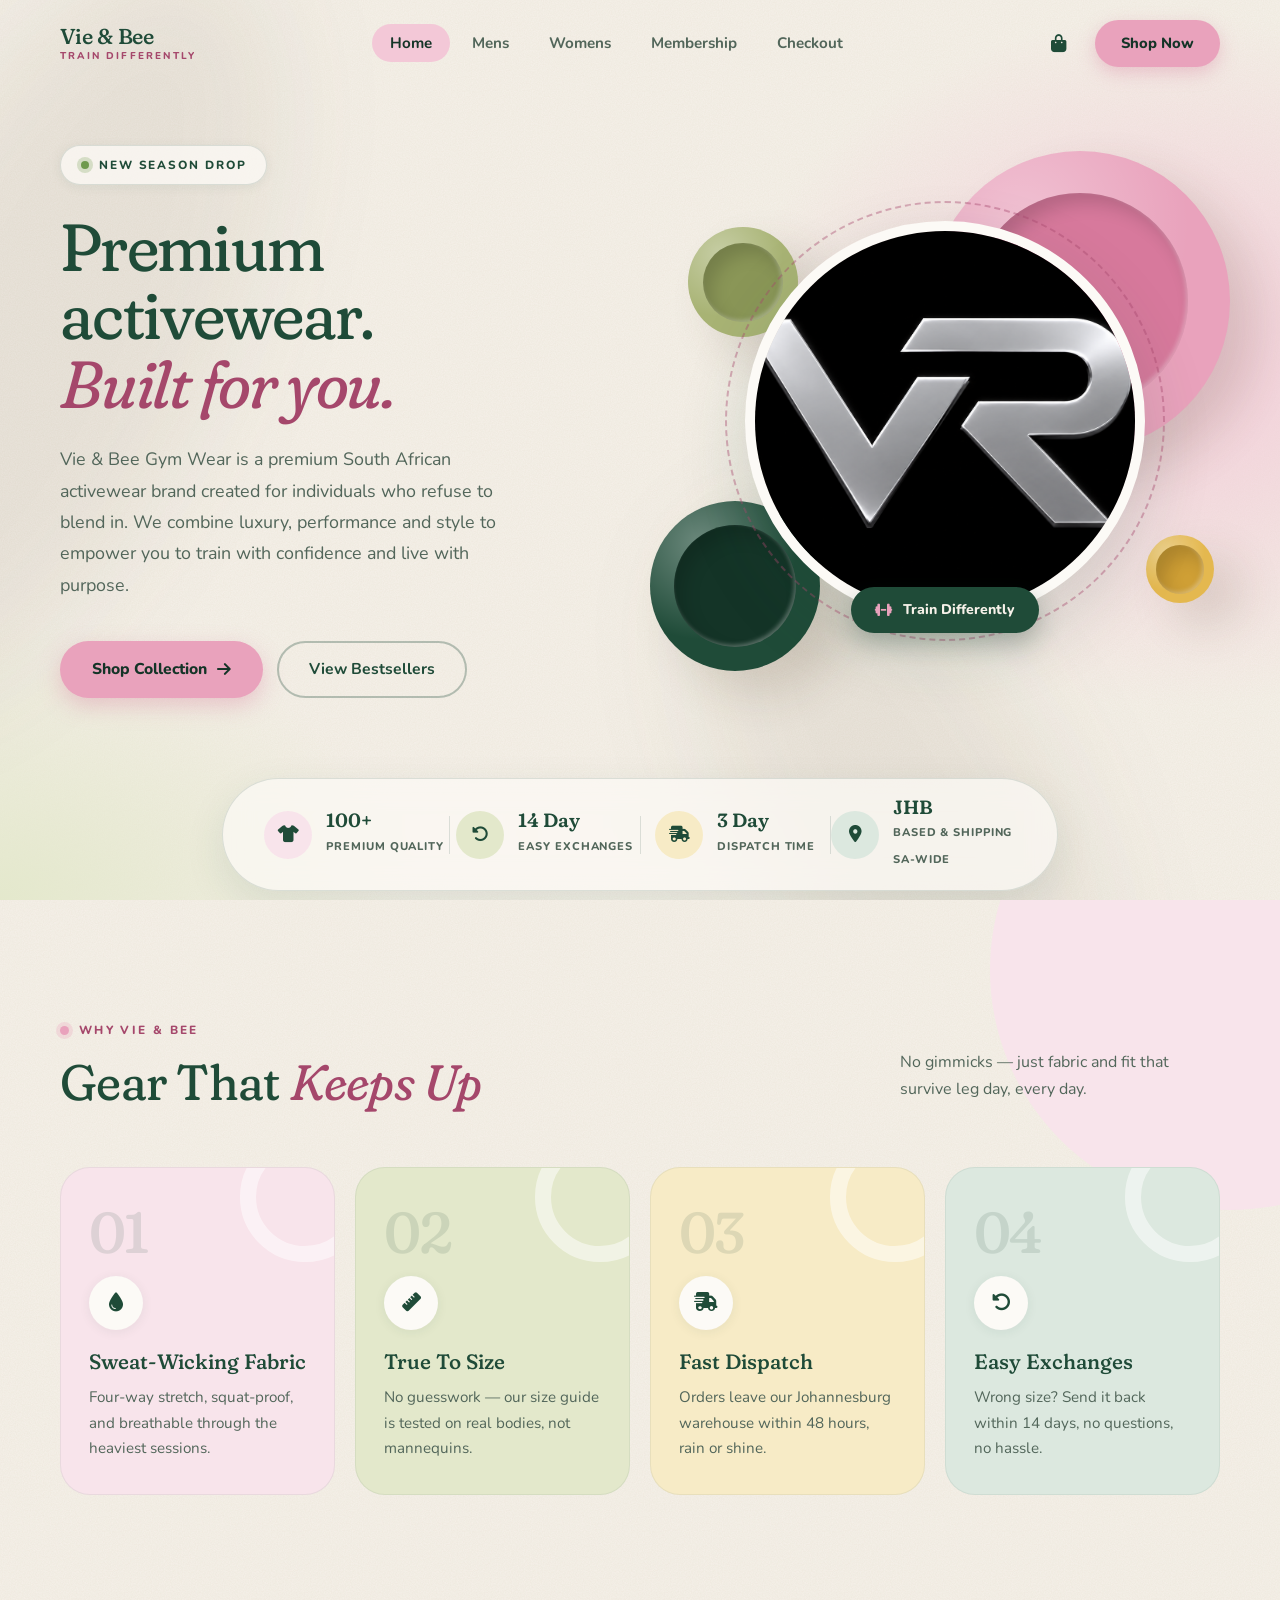
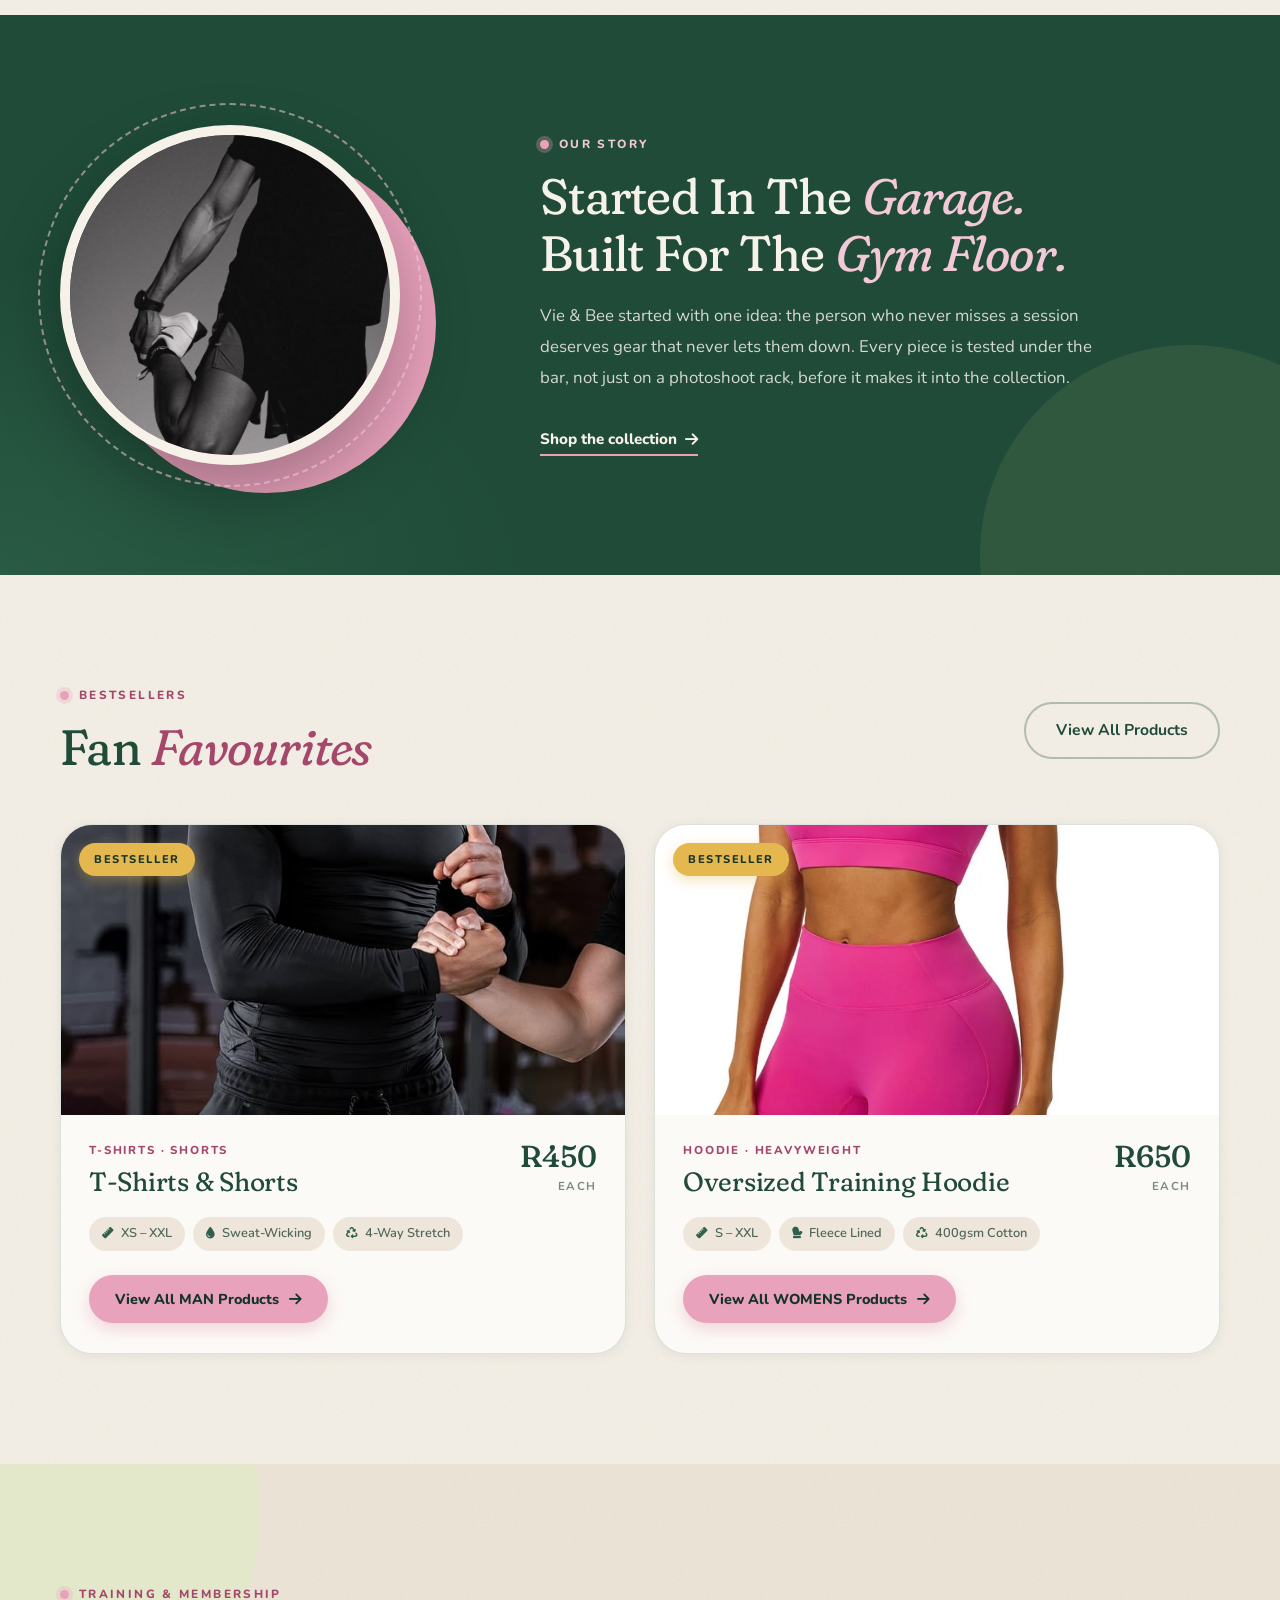
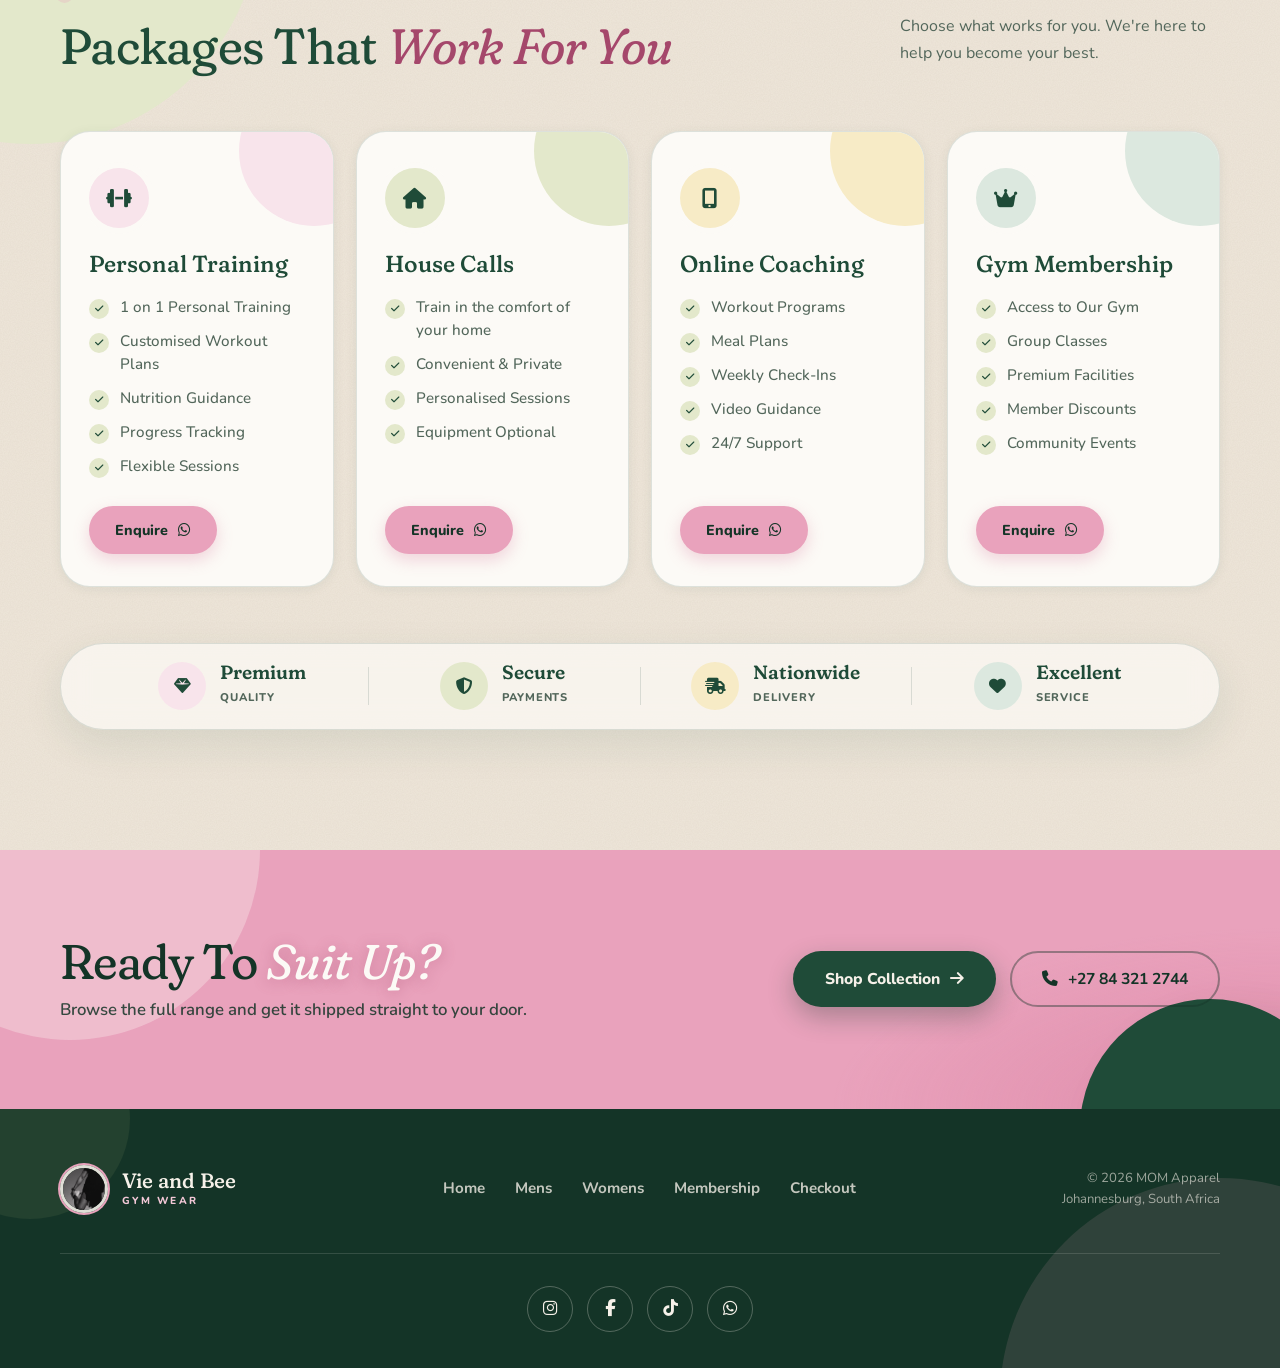
<file: index.html>
<!doctype html>
<html lang="en">
  <head>
    <meta charset="UTF-8" />
    <meta name="viewport" content="width=device-width, initial-scale=1.0" />
    <meta name="theme-color" content="#f6f1e9" />
    <title>Vie & Bee — Train Differently</title>
    <meta
      name="description"
      content="Vie & Bee is Johannesburg-based active wear built for people who train every day. Sweat-wicking fabric, true-to-size fits, and fast SA-wide dispatch."
    />
    <meta property="og:title" content="Vie & Bee — Train Differently" />
    <meta
      property="og:description"
      content="Active Wear built for people who show up every day. Shop leggings, hoodies, tanks and shorts made for training."
    />
    <meta property="og:type" content="website" />
    <meta property="og:image" content="Womans-Product/Logo.PNG" />
    <link rel="icon" href="favicon.ico" />
    <link rel="preconnect" href="https://fonts.googleapis.com" />
    <link rel="preconnect" href="https://fonts.gstatic.com" crossorigin />
    <link
      href="https://fonts.googleapis.com/css2?family=Fraunces:ital,opsz,wght,SOFT,WONK@0,9..144,300..700,0..100,0..1;1,9..144,300..700,0..100,0..1&family=Nunito:wght@400;500;600;700;800&display=swap"
      rel="stylesheet"
    />
    <link
      rel="stylesheet"
      href="https://cdnjs.cloudflare.com/ajax/libs/font-awesome/6.5.0/css/all.min.css"
    />
    <link rel="stylesheet" href="css/shared.css" />
    <link rel="stylesheet" href="css/home.css" />
  </head>
  <body>
    <!-- HEADER -->
    <header id="header">
      <nav class="navbar">
        <a href="index.html" class="nav-logo">
          <div class="nav-logo-text">
            <span class="logo-name">Vie & Bee</span>
            <span class="logo-tagline">Train Differently</span>
          </div>
        </a>
        <ul class="nav-menu">
          <li><a href="index.html" class="nav-link active">Home</a></li>
          <li><a href="Mens.html" class="nav-link">Mens</a></li>
          <li><a href="Womens.html" class="nav-link">Womens</a></li>
          <li><a href="#membership" class="nav-link">Membership</a></li>
          <li><a href="Checkout.html" class="nav-link">Checkout</a></li>
        </ul>
        <button type="button" class="cart-nav-trigger" aria-label="Open cart">
          <i class="fa-solid fa-bag-shopping"></i>
          <span class="cart-count-badge">0</span>
        </button>
        <a href="Womens.html" class="nav-cta">Shop Now</a>
        <button class="mobile-toggle" id="mobileToggle" aria-label="Menu">
          <span></span><span></span><span></span>
        </button>
      </nav>
      <div class="mobile-nav" id="mobileNav">
        <ul>
          <li><a href="index.html">Home</a></li>
          <li><a href="Mens.html">Mens</a></li>
          <li><a href="Womens.html">Womens</a></li>
          <li><a href="#membership">Membership</a></li>
          <li><a href="Checkout.html" class="cream-link">Checkout</a></li>
        </ul>
      </div>
    </header>

    <main>
      <!-- HERO -->
      <section class="hero">
        <div class="section-content hero-inner">
          <div class="hero-text">
            <div class="hero-badge">
              <span class="badge-dot"></span>
              New Season Drop
            </div>
            <h1 class="hero-title">
              Premium activewear.<br />
              <em>Built for you.</em>
            </h1>
            <p class="hero-desc">
              Vie & Bee Gym Wear is a premium South African activewear brand
              created for individuals who refuse to blend in. We combine luxury,
              performance and style to empower you to train with confidence and
              live with purpose.
            </p>
            <div class="hero-actions">
              <a href="Womens.html" class="btn-primary"
                >Shop Collection <i class="fa-solid fa-arrow-right"></i
              ></a>
              <a href="#bestsellers" class="btn-outline">View Bestsellers</a>
            </div>
          </div>

          <div class="hero-visual">
            <div class="hero-arcs" aria-hidden="true">
              <div class="arc arc-1"></div>
              <div class="arc arc-2"></div>
              <div class="arc arc-3"></div>
              <div class="arc arc-4"></div>
            </div>
            <div class="hero-logo-frame">
              <img src="Womans-Product/Logo.PNG" alt="Vie and Bee Gym wear" />
              <div class="hero-tagline-badge">
                <i class="fa-solid fa-dumbbell"></i>
                Train Differently
              </div>
            </div>
          </div>
        </div>

        <div class="section-content">
          <div class="stats-bar">
            <div class="stat-item">
              <i class="fa-solid fa-shirt stat-icon"></i>
              <div>
                <strong>100+</strong>
                <span>PREMIUM QUALITY</span>
              </div>
            </div>
            <div class="stat-sep"></div>
            <div class="stat-item">
              <i class="fa-solid fa-rotate-left stat-icon"></i>
              <div>
                <strong>14 Day</strong>
                <span>Easy Exchanges</span>
              </div>
            </div>
            <div class="stat-sep"></div>
            <div class="stat-item">
              <i class="fa-solid fa-truck-fast stat-icon"></i>
              <div>
                <strong>3 Day</strong>
                <span>Dispatch Time</span>
              </div>
            </div>
            <div class="stat-sep"></div>
            <div class="stat-item">
              <i class="fa-solid fa-location-dot stat-icon"></i>
              <div>
                <strong>JHB</strong>
                <span>Based & Shipping SA-Wide</span>
              </div>
            </div>
          </div>
        </div>
      </section>

      <!-- WHY US -->
      <section class="why-section">
        <div class="section-content">
          <div class="why-header">
            <div>
              <span class="eyebrow">Why Vie & Bee</span>
              <h2 class="section-title">Gear That <em>Keeps Up</em></h2>
            </div>
            <p class="why-intro">
              No gimmicks — just fabric and fit that survive leg day, every day.
            </p>
          </div>

          <div class="why-grid">
            <div class="why-card">
              <div class="why-num">01</div>
              <div class="why-icon"><i class="fa-solid fa-droplet"></i></div>
              <h3>Sweat-Wicking Fabric</h3>
              <p>
                Four-way stretch, squat-proof, and breathable through the
                heaviest sessions.
              </p>
            </div>
            <div class="why-card">
              <div class="why-num">02</div>
              <div class="why-icon"><i class="fa-solid fa-ruler"></i></div>
              <h3>True To Size</h3>
              <p>
                No guesswork — our size guide is tested on real bodies, not
                mannequins.
              </p>
            </div>
            <div class="why-card">
              <div class="why-num">03</div>
              <div class="why-icon"><i class="fa-solid fa-truck-fast"></i></div>
              <h3>Fast Dispatch</h3>
              <p>
                Orders leave our Johannesburg warehouse within 48 hours, rain or
                shine.
              </p>
            </div>
            <div class="why-card">
              <div class="why-num">04</div>
              <div class="why-icon">
                <i class="fa-solid fa-rotate-left"></i>
              </div>
              <h3>Easy Exchanges</h3>
              <p>
                Wrong size? Send it back within 14 days, no questions, no
                hassle.
              </p>
            </div>
          </div>
        </div>
      </section>

      <!-- ABOUT STRIP -->
      <section class="about-strip">
        <div class="section-content about-strip-inner">
          <div class="about-strip-img">
            <img src="Mans-Product/Man4.jpg" alt="MOM Apparel" />
          </div>
          <div class="about-strip-text">
            <span class="eyebrow">Our Story</span>
            <h2 class="section-title">
              Started In The <em>Garage.</em><br />Built For The
              <em>Gym Floor.</em>
            </h2>
            <p>
              Vie & Bee started with one idea: the person who never misses a
              session deserves gear that never lets them down. Every piece is
              tested under the bar, not just on a photoshoot rack, before it
              makes it into the collection.
            </p>
            <a href="Womens.html" class="text-link"
              >Shop the collection <i class="fa-solid fa-arrow-right"></i
            ></a>
          </div>
        </div>
      </section>

      <!-- BESTSELLERS -->
      <section class="fleet-section" id="bestsellers">
        <div class="section-content">
          <div class="fleet-header">
            <div>
              <span class="eyebrow">Bestsellers</span>
              <h2 class="section-title">Fan <em>Favourites</em></h2>
            </div>
            <a href="Mens.html" class="btn-outline">View All Products</a>
          </div>

          <div class="car-grid">
            <div class="car-card">
              <div class="car-badge">Bestseller</div>
              <div class="car-images">
                <img src="Mans-Product/Man1.jpg" alt="T-Shirts & Shorts" />
                <img src="Mans-Product/Man2.jpg" alt="T-Shirts & Shorts" />
                <img src="Mans-Product/Man3.jpg" alt="T-Shirts & Shorts" />
              </div>
              <div class="car-body">
                <div class="car-top">
                  <div>
                    <span class="car-type">T-Shirts · Shorts</span>
                    <h3 class="car-name">T-Shirts & Shorts</h3>
                  </div>
                  <div class="car-price-block">
                    <span class="price-num">R450</span>
                    <span class="price-unit">each</span>
                  </div>
                </div>
                <div class="car-specs">
                  <span><i class="fa-solid fa-ruler"></i> XS – XXL</span>
                  <span><i class="fa-solid fa-droplet"></i> Sweat-Wicking</span>
                  <span><i class="fa-solid fa-recycle"></i> 4-Way Stretch</span>
                </div>
                <a href="Mens.html?item=tshirt-shorts" class="hire-btn">
                  View All MAN Products <i class="fa-solid fa-arrow-right"></i>
                </a>
              </div>
            </div>

            <div class="car-card">
              <div class="car-badge">Bestseller</div>
              <div class="car-images">
                <img
                  src="Womans-Product/Woman4.JPG"
                  alt="Oversized Hoodie front"
                />
                <img
                  src="Womans-Product/Woman1.JPG"
                  alt="Oversized Hoodie back"
                />
                <img
                  src="Womans-Product/Woman5.JPG"
                  alt="Oversized Hoodie detail"
                />
                <img
                  src="Womans-Product/Woman2.JPG"
                  alt="Oversized Hoodie detail"
                />
              </div>
              <div class="car-body">
                <div class="car-top">
                  <div>
                    <span class="car-type">Hoodie · Heavyweight</span>
                    <h3 class="car-name">Oversized Training Hoodie</h3>
                  </div>
                  <div class="car-price-block">
                    <span class="price-num">R650</span>
                    <span class="price-unit">each</span>
                  </div>
                </div>
                <div class="car-specs">
                  <span><i class="fa-solid fa-ruler"></i> S – XXL</span>
                  <span><i class="fa-solid fa-mitten"></i> Fleece Lined</span>
                  <span><i class="fa-solid fa-recycle"></i> 400gsm Cotton</span>
                </div>
                <a href="Womens.html?item=training-hoodie" class="hire-btn">
                  View All WOMENS Products
                  <i class="fa-solid fa-arrow-right"></i>
                </a>
              </div>
            </div>
          </div>
        </div>
      </section>

      <!-- TRAINING & MEMBERSHIP PACKAGES -->
      <section class="membership-section" id="membership">
        <div class="section-content">
          <div class="why-header">
            <div>
              <span class="eyebrow">Training & Membership</span>
              <h2 class="section-title">Packages That <em>Work For You</em></h2>
            </div>
            <p class="why-intro">
              Choose what works for you. We're here to help you become your
              best.
            </p>
          </div>

          <div class="plan-grid">
            <article class="plan-card">
              <div class="plan-icon"><i class="fa-solid fa-dumbbell"></i></div>
              <h3>Personal Training</h3>
              <ul class="plan-list">
                <li><i class="fa-solid fa-check"></i>1 on 1 Personal Training</li>
                <li><i class="fa-solid fa-check"></i>Customised Workout Plans</li>
                <li><i class="fa-solid fa-check"></i>Nutrition Guidance</li>
                <li><i class="fa-solid fa-check"></i>Progress Tracking</li>
                <li><i class="fa-solid fa-check"></i>Flexible Sessions</li>
              </ul>
              <a
                href="https://wa.me/27843212744?text=Hi%20Vie%20%26%20Bee%2C%20I%27d%20like%20to%20enquire%20about%20Personal%20Training."
                class="hire-btn"
                target="_blank"
                rel="noopener noreferrer"
              >
                Enquire <i class="fa-brands fa-whatsapp"></i>
              </a>
            </article>

            <article class="plan-card">
              <div class="plan-icon"><i class="fa-solid fa-house"></i></div>
              <h3>House Calls</h3>
              <ul class="plan-list">
                <li>
                  <i class="fa-solid fa-check"></i>Train in the comfort of your
                  home
                </li>
                <li><i class="fa-solid fa-check"></i>Convenient & Private</li>
                <li><i class="fa-solid fa-check"></i>Personalised Sessions</li>
                <li><i class="fa-solid fa-check"></i>Equipment Optional</li>
              </ul>
              <a
                href="https://wa.me/27843212744?text=Hi%20Vie%20%26%20Bee%2C%20I%27d%20like%20to%20enquire%20about%20House%20Calls."
                class="hire-btn"
                target="_blank"
                rel="noopener noreferrer"
              >
                Enquire <i class="fa-brands fa-whatsapp"></i>
              </a>
            </article>

            <article class="plan-card">
              <div class="plan-icon">
                <i class="fa-solid fa-mobile-screen-button"></i>
              </div>
              <h3>Online Coaching</h3>
              <ul class="plan-list">
                <li><i class="fa-solid fa-check"></i>Workout Programs</li>
                <li><i class="fa-solid fa-check"></i>Meal Plans</li>
                <li><i class="fa-solid fa-check"></i>Weekly Check-Ins</li>
                <li><i class="fa-solid fa-check"></i>Video Guidance</li>
                <li><i class="fa-solid fa-check"></i>24/7 Support</li>
              </ul>
              <a
                href="https://wa.me/27843212744?text=Hi%20Vie%20%26%20Bee%2C%20I%27d%20like%20to%20enquire%20about%20Online%20Coaching."
                class="hire-btn"
                target="_blank"
                rel="noopener noreferrer"
              >
                Enquire <i class="fa-brands fa-whatsapp"></i>
              </a>
            </article>

            <article class="plan-card">
              <div class="plan-icon"><i class="fa-solid fa-crown"></i></div>
              <h3>Gym Membership</h3>
              <ul class="plan-list">
                <li><i class="fa-solid fa-check"></i>Access to Our Gym</li>
                <li><i class="fa-solid fa-check"></i>Group Classes</li>
                <li><i class="fa-solid fa-check"></i>Premium Facilities</li>
                <li><i class="fa-solid fa-check"></i>Member Discounts</li>
                <li><i class="fa-solid fa-check"></i>Community Events</li>
              </ul>
              <a
                href="https://wa.me/27843212744?text=Hi%20Vie%20%26%20Bee%2C%20I%27d%20like%20to%20enquire%20about%20Gym%20Membership."
                class="hire-btn"
                target="_blank"
                rel="noopener noreferrer"
              >
                Enquire <i class="fa-brands fa-whatsapp"></i>
              </a>
            </article>
          </div>

          <div class="stats-bar plan-perks">
            <div class="stat-item">
              <i class="fa-solid fa-gem stat-icon"></i>
              <div>
                <strong>Premium</strong>
                <span>Quality</span>
              </div>
            </div>
            <div class="stat-sep"></div>
            <div class="stat-item">
              <i class="fa-solid fa-shield-halved stat-icon"></i>
              <div>
                <strong>Secure</strong>
                <span>Payments</span>
              </div>
            </div>
            <div class="stat-sep"></div>
            <div class="stat-item">
              <i class="fa-solid fa-truck-fast stat-icon"></i>
              <div>
                <strong>Nationwide</strong>
                <span>Delivery</span>
              </div>
            </div>
            <div class="stat-sep"></div>
            <div class="stat-item">
              <i class="fa-solid fa-heart stat-icon"></i>
              <div>
                <strong>Excellent</strong>
                <span>Service</span>
              </div>
            </div>
          </div>
        </div>
      </section>

      <!-- CTA BANNER -->
      <section class="cta-banner">
        <div class="cta-arcs" aria-hidden="true">
          <div class="cta-arc cta-arc-1"></div>
          <div class="cta-arc cta-arc-2"></div>
        </div>
        <div class="section-content cta-inner">
          <div class="cta-text">
            <h2>Ready To <em>Suit Up?</em></h2>
            <p>
              Browse the full range and get it shipped straight to your door.
            </p>
          </div>
          <div class="cta-actions">
            <a href="Womens.html" class="btn-primary"
              >Shop Collection <i class="fa-solid fa-arrow-right"></i
            ></a>
            <a href="tel:+27843212744" class="btn-outline light"
              ><i class="fa-solid fa-phone"></i> +27 84 321 2744</a
            >
          </div>
        </div>
      </section>
    </main>

    <!-- FOOTER -->
    <footer class="footer">
      <div class="footer-inner">
        <div class="footer-brand">
          <img
            src="Mans-Product/Man4.jpg"
            alt="Vie and Bee"
            class="footer-logo-img"
          />
          <div class="footer-brand-text">
            <span class="footer-name">Vie and Bee</span>
            <span class="footer-tag">Gym wear</span>
          </div>
        </div>
        <nav class="footer-links">
          <a href="index.html">Home</a>
          <a href="Mens.html">Mens</a>
          <a href="Womens.html">Womens</a>
          <a href="#membership">Membership</a>
          <a href="Checkout.html">Checkout</a>
        </nav>
        <p class="footer-copy">
          © 2026 MOM Apparel<br />Johannesburg, South Africa
        </p>
        <div class="footer-social" data-social></div>
      </div>
    </footer>

    <script src="js/main.js"></script>
    <script src="js/cart.js"></script>
    <script src="js/home.js"></script>
  </body>
</html>
</file>
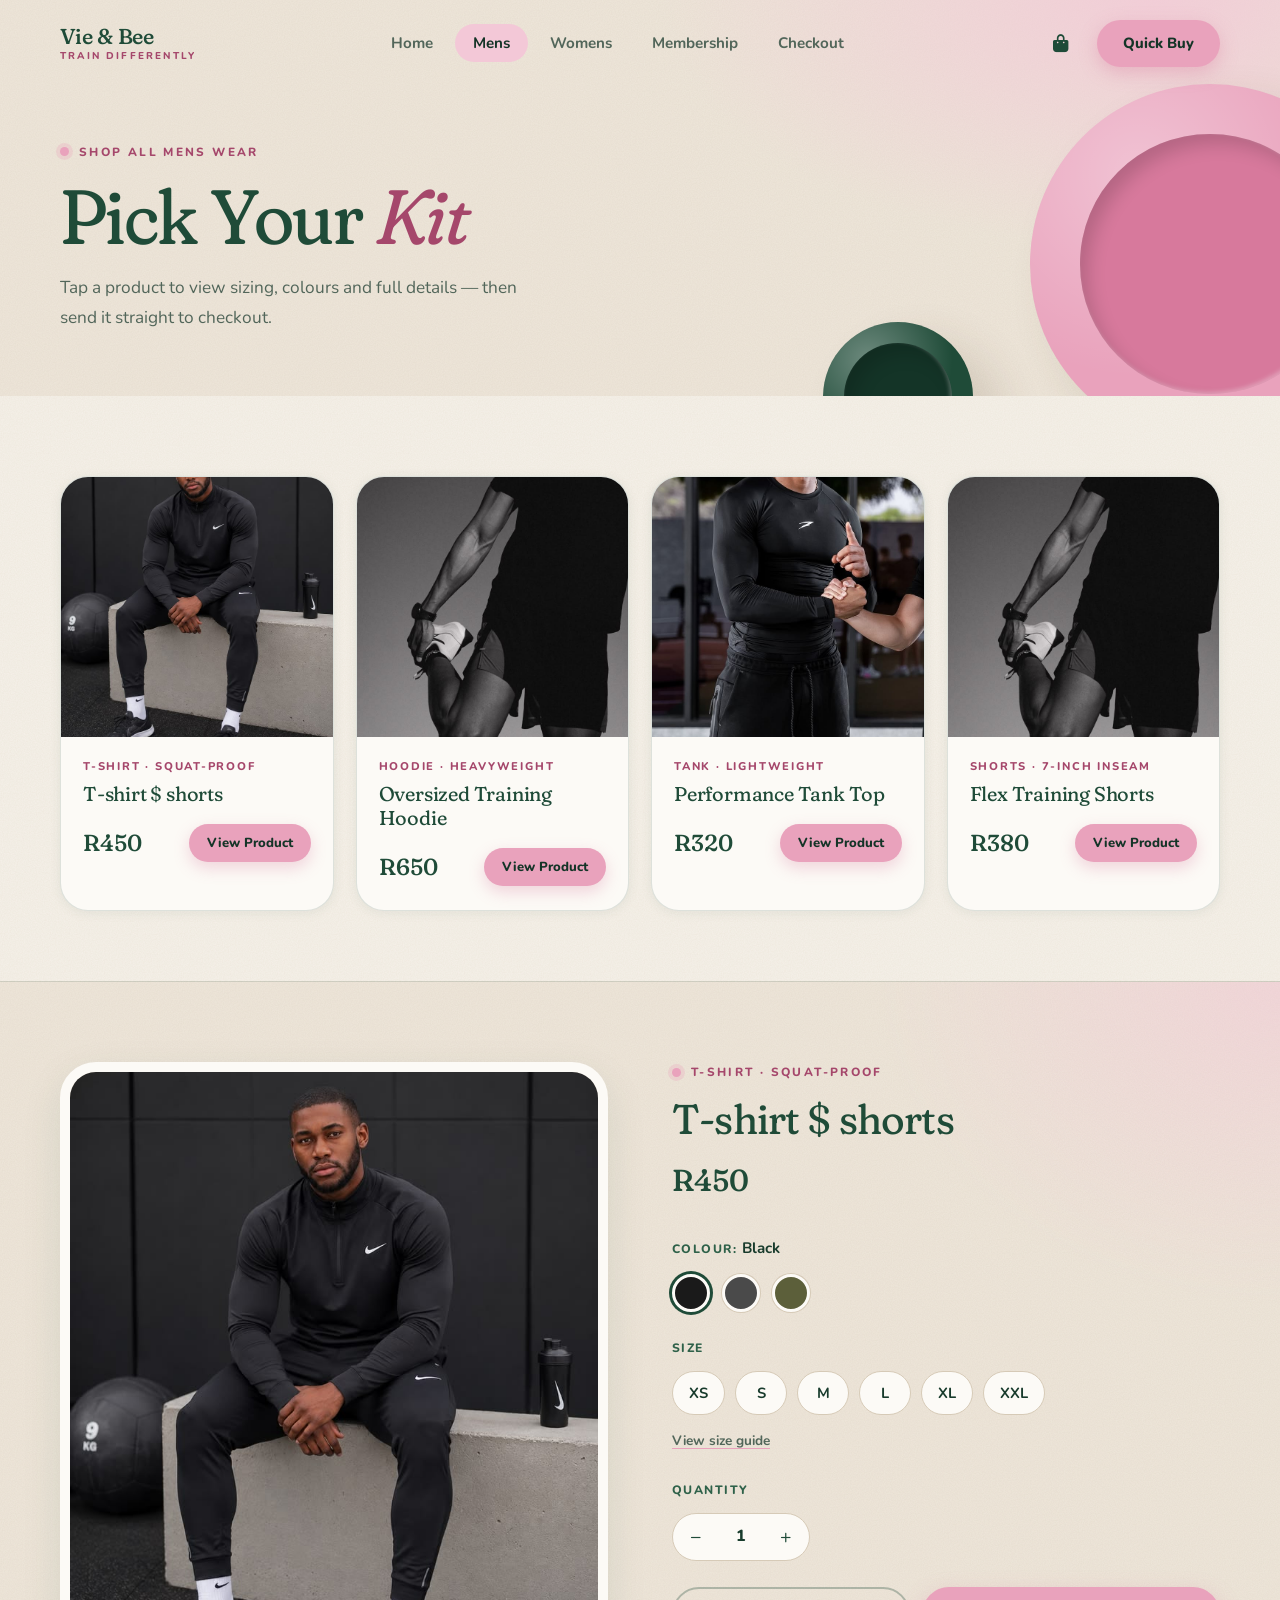
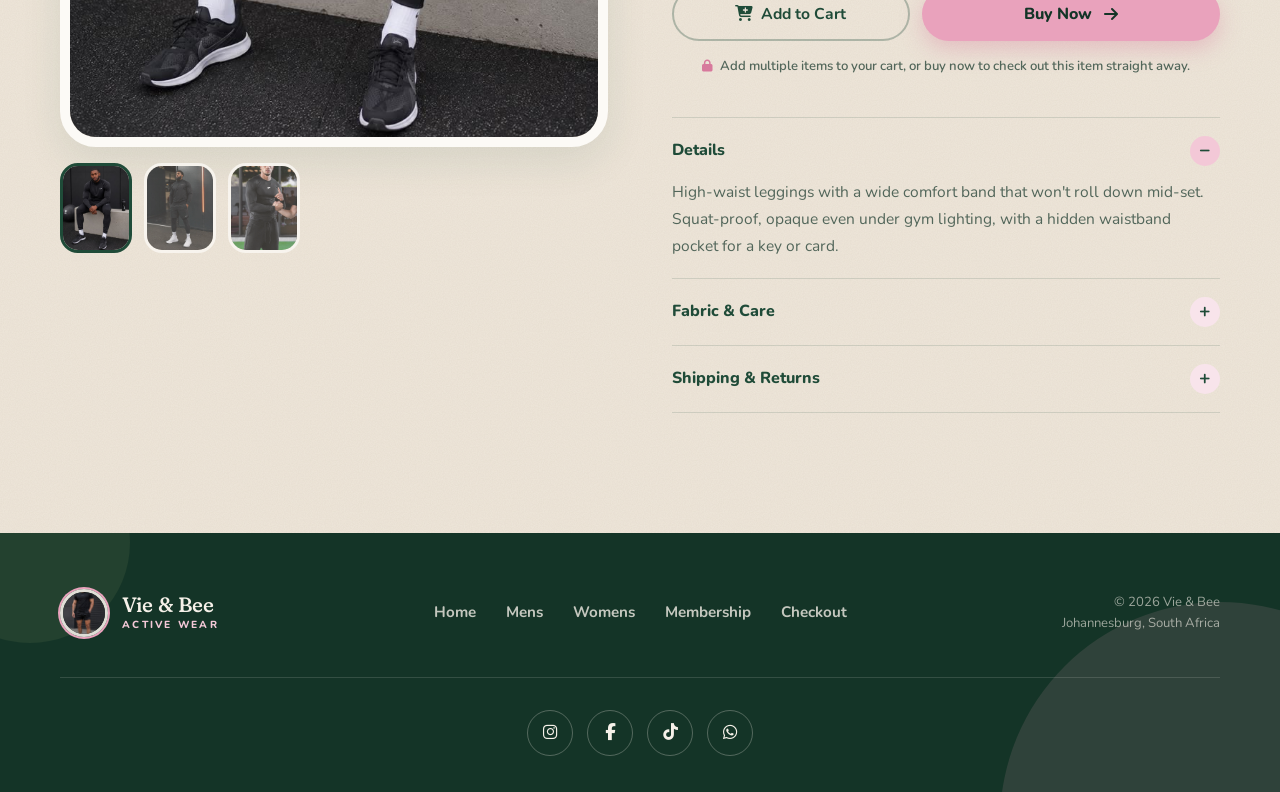
<file: Mens.html>
<!doctype html>
<html lang="en">
  <head>
    <meta charset="UTF-8" />
    <meta name="viewport" content="width=device-width, initial-scale=1.0" />
    <meta name="theme-color" content="#f6f1e9" />
    <title>Shop Mens Gym Wear | Vie & Bee</title>
    <meta
      name="description"
      content="Shop mens training gear from Vie and Bee — t-shirts, shorts, hoodies and tanks built for the gym floor. Fast dispatch from Johannesburg, shipping SA-wide."
    />
    <link rel="icon" href="favicon.ico" />
    <link rel="preconnect" href="https://fonts.googleapis.com" />
    <link rel="preconnect" href="https://fonts.gstatic.com" crossorigin />
    <link
      href="https://fonts.googleapis.com/css2?family=Fraunces:ital,opsz,wght,SOFT,WONK@0,9..144,300..700,0..100,0..1;1,9..144,300..700,0..100,0..1&family=Nunito:wght@400;500;600;700;800&display=swap"
      rel="stylesheet"
    />
    <link
      rel="stylesheet"
      href="https://cdnjs.cloudflare.com/ajax/libs/font-awesome/6.5.0/css/all.min.css"
    />
    <link rel="stylesheet" href="css/shared.css" />
    <link rel="stylesheet" href="css/product.css" />
  </head>
  <body data-catalog="mens">
    <header id="header">
      <nav class="navbar">
        <a href="index.html" class="nav-logo">
          <div class="nav-logo-text">
            <span class="logo-name">Vie & Bee</span>
            <span class="logo-tagline">Train Differently</span>
          </div>
        </a>
        <ul class="nav-menu">
          <li><a href="index.html" class="nav-link">Home</a></li>
          <li><a href="Mens.html" class="nav-link active">Mens</a></li>
          <li><a href="Womens.html" class="nav-link">Womens</a></li>
          <li><a href="index.html#membership" class="nav-link">Membership</a></li>
          <li><a href="Checkout.html" class="nav-link">Checkout</a></li>
        </ul>
        <button type="button" class="cart-nav-trigger" aria-label="Open cart">
          <i class="fa-solid fa-bag-shopping"></i>
          <span class="cart-count-badge">0</span>
        </button>
        <a href="#product-detail" class="nav-cta">Quick Buy</a>
        <button class="mobile-toggle" id="mobileToggle" aria-label="Menu">
          <span></span><span></span><span></span>
        </button>
      </nav>
      <div class="mobile-nav" id="mobileNav">
        <ul>
          <li><a href="index.html">Home</a></li>
          <li><a href="Mens.html">Mens</a></li>
          <li><a href="Womens.html">Womens</a></li>
          <li><a href="index.html#membership">Membership</a></li>
          <li><a href="Checkout.html" class="cream-link">Checkout</a></li>
        </ul>
      </div>
    </header>

    <main>
      <!-- PAGE HERO -->
      <section class="page-hero">
        <div class="page-hero-bg">
          <div class="page-hero-arc-1"></div>
          <div class="page-hero-arc-2"></div>
        </div>
        <div class="section-content page-hero-content">
          <span class="eyebrow">Shop All Mens Wear</span>
          <h1 class="page-hero-title">Pick Your <em>Kit</em></h1>
          <p class="page-hero-sub">
            Tap a product to view sizing, colours and full details — then send
            it straight to checkout.
          </p>
        </div>
      </section>

      <!-- CATALOG (filled in by js/product-page.js) -->
      <section class="catalog-section">
        <div class="section-content">
          <div class="catalog-grid" id="catalogGrid"></div>
        </div>
      </section>

      <!-- PRODUCT DETAIL -->
      <section class="product-detail-section" id="product-detail">
        <div class="section-content product-detail-grid">
          <!-- Gallery -->
          <div class="pd-gallery">
            <div class="pd-main-image">
              <img
                id="pdMainImg"
                src="Mans-Product/Man1.jpg"
                alt="Product image"
              />
            </div>
            <div class="pd-thumbs" id="pdThumbs"></div>
          </div>

          <!-- Info -->
          <div class="pd-info">
            <span class="eyebrow" id="pdCategory">Leggings</span>
            <h2 class="pd-title" id="pdTitle">Sculpt High-Waist Leggings</h2>
            <div class="pd-price" id="pdPrice">R450</div>

            <div class="pd-option-group">
              <label>Colour: <span id="pdColourName">Black</span></label>
              <div class="pd-swatches" id="pdColours"></div>
            </div>

            <div class="pd-option-group">
              <label>Size</label>
              <div class="pd-sizes" id="pdSizes"></div>
              <p class="pd-size-error-msg" id="pdSizeError">
                Please select a size before buying.
              </p>
              <a href="#size-guide" class="pd-size-guide">View size guide</a>
            </div>

            <div class="pd-option-group">
              <label>Quantity</label>
              <div class="pd-qty">
                <button type="button" id="pdQtyMinus">−</button>
                <span id="pdQtyVal">1</span>
                <button type="button" id="pdQtyPlus">+</button>
              </div>
            </div>

            <div class="pd-action-row">
              <button
                class="btn-outline pd-addcart-btn"
                id="pdAddCartBtn"
                type="button"
              >
                <i class="fa-solid fa-cart-plus"></i> Add to Cart
              </button>
              <button class="submit-btn pd-buy-btn" id="pdBuyBtn" type="button">
                Buy Now <i class="fa-solid fa-arrow-right"></i>
              </button>
            </div>
            <p class="form-note">
              <i class="fa-solid fa-lock"></i> Add multiple items to your cart,
              or buy now to check out this item straight away.
            </p>

            <div class="pd-accordion" id="size-guide">
              <details open>
                <summary>Details</summary>
                <p id="pdDetails">Description loading…</p>
              </details>
              <details>
                <summary>Fabric & Care</summary>
                <p>
                  Squat-proof 4-way stretch blend. Cold machine wash, hang dry,
                  do not tumble dry or iron directly on prints.
                </p>
              </details>
              <details>
                <summary>Shipping & Returns</summary>
                <p>
                  Free delivery on orders over R650. Dispatched within 48 hours
                  from Johannesburg. Unworn items with tags can be exchanged
                  within 14 days.
                </p>
              </details>
            </div>
          </div>
        </div>
      </section>
    </main>

    <footer class="footer">
      <div class="footer-inner">
        <div class="footer-brand">
          <img
            src="Mans-Product/Man5.jpg"
            alt="MOM Apparel"
            class="footer-logo-img"
          />
          <div class="footer-brand-text">
            <span class="footer-name">Vie & Bee</span>
            <span class="footer-tag">active Wear</span>
          </div>
        </div>
        <nav class="footer-links">
          <a href="index.html">Home</a>
          <a href="Mens.html">Mens</a>
          <a href="Womens.html">Womens</a>
          <a href="index.html#membership">Membership</a>
          <a href="Checkout.html">Checkout</a>
        </nav>
        <p class="footer-copy">
          © 2026 Vie & Bee<br />Johannesburg, South Africa
        </p>
        <div class="footer-social" data-social></div>
      </div>
    </footer>

    <script src="js/main.js"></script>
    <script src="js/cart.js"></script>
    <script src="js/products-data.js"></script>
    <script src="js/product-page.js"></script>
  </body>
</html>
</file>
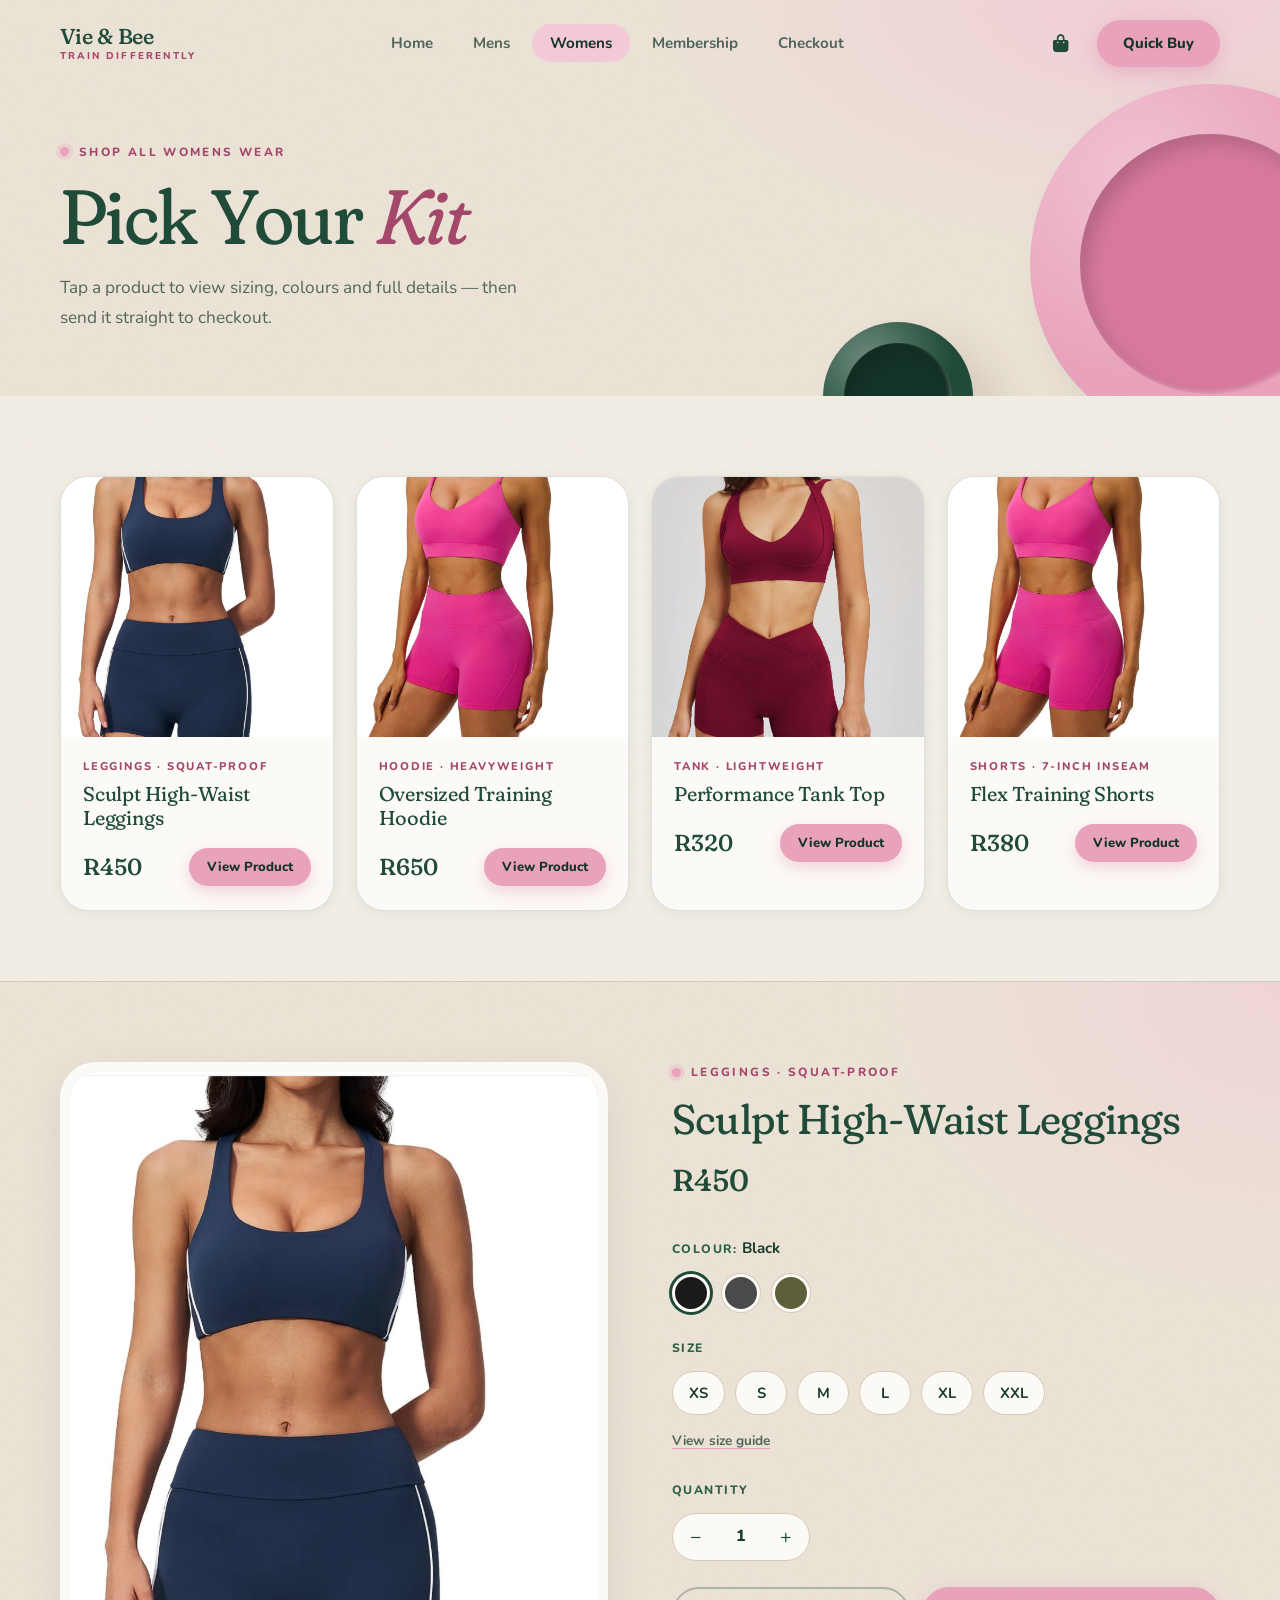
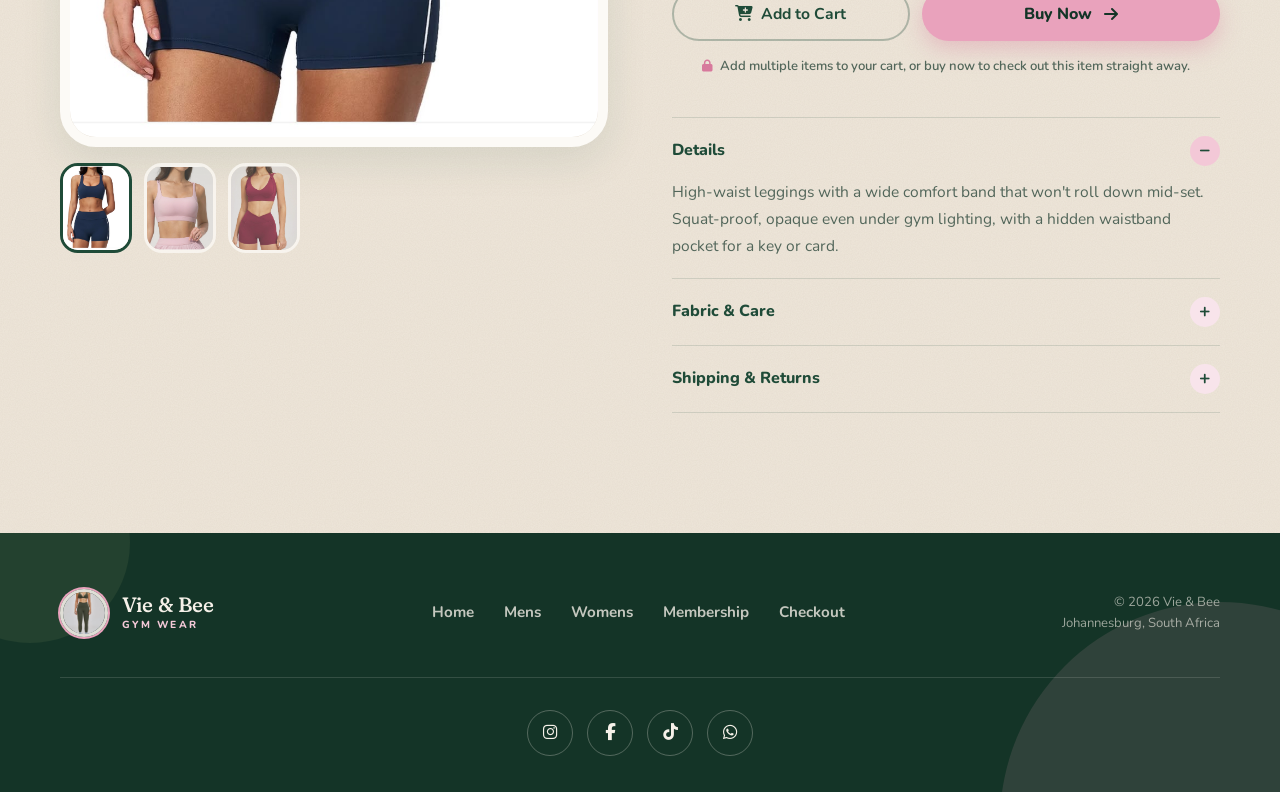
<file: Womens.html>
<!doctype html>
<html lang="en">
  <head>
    <meta charset="UTF-8" />
    <meta name="viewport" content="width=device-width, initial-scale=1.0" />
    <meta name="theme-color" content="#f6f1e9" />
    <title>Shop Womens Gym Wear | Vie & Bee</title>
    <meta
      name="description"
      content="Shop womens training gear from Vie and Bee — leggings, hoodies, tanks and shorts built for the gym floor. Fast dispatch from Johannesburg, shipping SA-wide."
    />
    <link rel="icon" href="favicon.ico" />
    <link rel="preconnect" href="https://fonts.googleapis.com" />
    <link rel="preconnect" href="https://fonts.gstatic.com" crossorigin />
    <link
      href="https://fonts.googleapis.com/css2?family=Fraunces:ital,opsz,wght,SOFT,WONK@0,9..144,300..700,0..100,0..1;1,9..144,300..700,0..100,0..1&family=Nunito:wght@400;500;600;700;800&display=swap"
      rel="stylesheet"
    />
    <link
      rel="stylesheet"
      href="https://cdnjs.cloudflare.com/ajax/libs/font-awesome/6.5.0/css/all.min.css"
    />
    <link rel="stylesheet" href="css/shared.css" />
    <link rel="stylesheet" href="css/product.css" />
  </head>
  <body data-catalog="womens">
    <header id="header">
      <nav class="navbar">
        <a href="index.html" class="nav-logo">
          <div class="nav-logo-text">
            <span class="logo-name">Vie & Bee</span>
            <span class="logo-tagline">Train Differently</span>
          </div>
        </a>
        <ul class="nav-menu">
          <li><a href="index.html" class="nav-link">Home</a></li>
          <li><a href="Mens.html" class="nav-link">Mens</a></li>
          <li><a href="Womens.html" class="nav-link active">Womens</a></li>
          <li><a href="index.html#membership" class="nav-link">Membership</a></li>
          <li><a href="Checkout.html" class="nav-link">Checkout</a></li>
        </ul>
        <button type="button" class="cart-nav-trigger" aria-label="Open cart">
          <i class="fa-solid fa-bag-shopping"></i>
          <span class="cart-count-badge">0</span>
        </button>
        <a href="#product-detail" class="nav-cta">Quick Buy</a>
        <button class="mobile-toggle" id="mobileToggle" aria-label="Menu">
          <span></span><span></span><span></span>
        </button>
      </nav>
      <div class="mobile-nav" id="mobileNav">
        <ul>
          <li><a href="index.html">Home</a></li>
          <li><a href="Mens.html">Mens</a></li>
          <li><a href="Womens.html">Womens</a></li>
          <li><a href="index.html#membership">Membership</a></li>
          <li><a href="Checkout.html" class="cream-link">Checkout</a></li>
        </ul>
      </div>
    </header>

    <main>
      <!-- PAGE HERO -->
      <section class="page-hero">
        <div class="page-hero-bg">
          <div class="page-hero-arc-1"></div>
          <div class="page-hero-arc-2"></div>
        </div>
        <div class="section-content page-hero-content">
          <span class="eyebrow">Shop All Womens Wear</span>
          <h1 class="page-hero-title">Pick Your <em>Kit</em></h1>
          <p class="page-hero-sub">
            Tap a product to view sizing, colours and full details — then send
            it straight to checkout.
          </p>
        </div>
      </section>

      <!-- CATALOG (filled in by js/product-page.js) -->
      <section class="catalog-section">
        <div class="section-content">
          <div class="catalog-grid" id="catalogGrid"></div>
        </div>
      </section>

      <!-- PRODUCT DETAIL -->
      <section class="product-detail-section" id="product-detail">
        <div class="section-content product-detail-grid">
          <!-- Gallery -->
          <div class="pd-gallery">
            <div class="pd-main-image">
              <img
                id="pdMainImg"
                src="Womans-Product/Woman1.JPG"
                alt="Product image"
              />
            </div>
            <div class="pd-thumbs" id="pdThumbs"></div>
          </div>

          <!-- Info -->
          <div class="pd-info">
            <span class="eyebrow" id="pdCategory">Leggings</span>
            <h2 class="pd-title" id="pdTitle">Sculpt High-Waist Leggings</h2>
            <div class="pd-price" id="pdPrice">R450</div>

            <div class="pd-option-group">
              <label>Colour: <span id="pdColourName">Black</span></label>
              <div class="pd-swatches" id="pdColours"></div>
            </div>

            <div class="pd-option-group">
              <label>Size</label>
              <div class="pd-sizes" id="pdSizes"></div>
              <p class="pd-size-error-msg" id="pdSizeError">
                Please select a size before buying.
              </p>
              <a href="#size-guide" class="pd-size-guide">View size guide</a>
            </div>

            <div class="pd-option-group">
              <label>Quantity</label>
              <div class="pd-qty">
                <button type="button" id="pdQtyMinus">−</button>
                <span id="pdQtyVal">1</span>
                <button type="button" id="pdQtyPlus">+</button>
              </div>
            </div>

            <div class="pd-action-row">
              <button
                class="btn-outline pd-addcart-btn"
                id="pdAddCartBtn"
                type="button"
              >
                <i class="fa-solid fa-cart-plus"></i> Add to Cart
              </button>
              <button class="submit-btn pd-buy-btn" id="pdBuyBtn" type="button">
                Buy Now <i class="fa-solid fa-arrow-right"></i>
              </button>
            </div>
            <p class="form-note">
              <i class="fa-solid fa-lock"></i> Add multiple items to your cart,
              or buy now to check out this item straight away.
            </p>

            <div class="pd-accordion" id="size-guide">
              <details open>
                <summary>Details</summary>
                <p id="pdDetails">Description loading…</p>
              </details>
              <details>
                <summary>Fabric & Care</summary>
                <p>
                  Squat-proof 4-way stretch blend. Cold machine wash, hang dry,
                  do not tumble dry or iron directly on prints.
                </p>
              </details>
              <details>
                <summary>Shipping & Returns</summary>
                <p>
                  Free delivery on orders over R650. Dispatched within 48 hours
                  from Johannesburg. Unworn items with tags can be exchanged
                  within 14 days.
                </p>
              </details>
            </div>
          </div>
        </div>
      </section>
    </main>

    <footer class="footer">
      <div class="footer-inner">
        <div class="footer-brand">
          <img
            src="Womans-Product/Woman7.JPG"
            alt="MOM Apparel"
            class="footer-logo-img"
          />
          <div class="footer-brand-text">
            <span class="footer-name">Vie & Bee</span>
            <span class="footer-tag">Gym Wear</span>
          </div>
        </div>
        <nav class="footer-links">
          <a href="index.html">Home</a>
          <a href="Mens.html">Mens</a>
          <a href="Womens.html">Womens</a>
          <a href="index.html#membership">Membership</a>
          <a href="Checkout.html">Checkout</a>
        </nav>
        <p class="footer-copy">
          © 2026 Vie & Bee<br />Johannesburg, South Africa
        </p>
        <div class="footer-social" data-social></div>
      </div>
    </footer>

    <script src="js/main.js"></script>
    <script src="js/cart.js"></script>
    <script src="js/products-data.js"></script>
    <script src="js/product-page.js"></script>
  </body>
</html>
</file>
<file: css/shared.css>
/* ============================================================
   VIE & BEE — SHARED STYLES (loaded on every page)
   Theme: "Serenity" — soft rose, forest green, oat & matcha

   Palette (taken from the Serenity Collection reference photo)
   · Oat / stone ..... the warm neutral surface. It frames ANY
                       product colour and replaces black/white/grey.
   · Petal rose ...... PRIMARY colour (buttons, highlights, accents)
   · Forest green .... the anchor (text, headings, dark sections)
   · Matcha + honey .. supporting accents (icons, badges, tints)

   Type
   · Headings: Fraunces (soft, rounded serif — "SOFT" axis at 100)
   · Body/UI:  Nunito (rounded terminals)

   Contents
   1. Variables & reset     6. Section headers & page hero
   2. Layout & reveal       7. Product cards
   3. Header & navigation   8. Forms
   4. Cart drawer           9. Footer (+ social icons)
   5. Buttons              10. Responsive
   ============================================================ */

:root {
  /* Surfaces — warm, never grey */
  --oat: #f6f1e9;
  --oat-deep: #eee6da;
  --stone: #e3d9ca;
  --sand: #d6cab7;
  --paper: #fcfaf6;

  /* PRIMARY — petal rose */
  --rose: #e9a2bc;
  --rose-light: #f3c8d7;
  --rose-deep: #d7799c;
  --rose-ink: #a5476b; /* rose used as TEXT on light backgrounds (AA contrast) */
  --petal: #f8e4eb;

  /* ANCHOR — forest green */
  --forest: #1f4b38;
  --forest-deep: #143427;
  --forest-mid: #2e6149;

  /* ACCENTS — matcha, honey, sage */
  --matcha: #a8b374;
  --matcha-soft: #e3e8cb;
  --honey: #e4b84f;
  --honey-soft: #f7ebc6;
  --sage-soft: #dce8df;

  /* Text */
  --ink: #183b2c;
  --ink-soft: #52665a;
  --ink-faint: #7a8a7f;
  --line: rgba(31, 75, 56, 0.14);
  --line-strong: rgba(31, 75, 56, 0.3);

  /* Depth — soft, top-down light like the photo (shadows fall right) */
  --shadow-sm: 0 2px 12px rgba(31, 75, 56, 0.07);
  --shadow-md: 0 14px 40px rgba(31, 75, 56, 0.1);
  --shadow-lg: 0 28px 70px rgba(31, 75, 56, 0.16);
  --cup-shadow: 26px 22px 46px rgba(80, 62, 40, 0.16);

  /* Fine plaster grain (echoes the stone tabletop in the photo) */
  --grain: url("data:image/svg+xml;utf8,%3Csvg xmlns='http://www.w3.org/2000/svg' width='180' height='180'%3E%3Cfilter id='n'%3E%3CfeTurbulence type='fractalNoise' baseFrequency='.85' numOctaves='2' stitchTiles='stitch'/%3E%3CfeColorMatrix values='0 0 0 0 .32 0 0 0 0 .26 0 0 0 0 .16 0 0 0 .09 0'/%3E%3C/filter%3E%3Crect width='100%25' height='100%25' filter='url(%23n)'/%3E%3C/svg%3E");

  --font-display: "Fraunces", "Georgia", serif;
  --font-body: "Nunito", "Segoe UI", system-ui, sans-serif;
  --max-width: 1240px;
  --ease: cubic-bezier(0.25, 0.46, 0.45, 0.94);
  --transition: 0.4s var(--ease);
}

/* RESET */
*,
*::before,
*::after {
  margin: 0;
  padding: 0;
  box-sizing: border-box;
}
html {
  scroll-behavior: smooth;
  scroll-padding-top: 90px; /* keeps anchor targets clear of the fixed header */
}
body {
  font-family: var(--font-body);
  background: var(--oat) var(--grain);
  color: var(--ink);
  overflow-x: hidden;
  font-weight: 400;
  line-height: 1.7;
  -webkit-font-smoothing: antialiased;
  -moz-osx-font-smoothing: grayscale;
}
::selection {
  background: var(--rose-light);
  color: var(--forest-deep);
}
ul {
  list-style: none;
}
a {
  text-decoration: none;
  color: inherit;
}
img {
  width: 100%;
  display: block;
}
button {
  font-family: inherit;
}
:focus-visible {
  outline: 3px solid var(--rose-deep);
  outline-offset: 3px;
  border-radius: 10px;
}

/* All display type: soft, rounded serif */
.hero-title,
.page-hero-title,
.section-title,
.logo-name,
.car-name,
.price-num,
.footer-name,
.pd-title,
.pd-price {
  font-family: var(--font-display);
  font-variation-settings:
    "SOFT" 100,
    "WONK" 0;
  font-optical-sizing: auto;
}

/* LAYOUT */
.section-content {
  max-width: var(--max-width);
  margin: 0 auto;
  padding: 0 40px;
}

/* REVEAL */
.reveal {
  opacity: 0;
  transform: translateY(28px);
  transition:
    opacity 0.8s var(--ease),
    transform 0.8s var(--ease);
}
.reveal.visible {
  opacity: 1;
  transform: translateY(0);
}

/* ============================================================
   HEADER
   ============================================================ */
#header {
  position: fixed;
  top: 0;
  left: 0;
  right: 0;
  z-index: 1000;
  padding: 0;
  transition: var(--transition);
}
#header.scrolled {
  background: rgba(246, 241, 233, 0.86);
  backdrop-filter: blur(20px) saturate(1.2);
  -webkit-backdrop-filter: blur(20px) saturate(1.2);
  box-shadow: 0 6px 30px rgba(31, 75, 56, 0.08);
  border-bottom: 1px solid var(--line);
}
.navbar {
  display: flex;
  align-items: center;
  justify-content: space-between;
  gap: 14px;
  padding: 20px 40px;
  max-width: var(--max-width);
  margin: 0 auto;
  transition: padding var(--transition);
}
#header.scrolled .navbar {
  padding: 12px 40px;
}

/* Logo */
.nav-logo {
  display: flex;
  align-items: center;
  gap: 14px;
  text-decoration: none;
  color: inherit;
}
.nav-logo-img {
  width: 50px;
  height: 50px;
  border-radius: 50%;
  object-fit: cover;
  border: 3px solid var(--paper);
  box-shadow:
    0 0 0 2px var(--rose),
    var(--shadow-sm);
  transition: all 0.3s;
  flex-shrink: 0;
}
#header.scrolled .nav-logo-img {
  width: 42px;
  height: 42px;
}
.nav-logo:hover .nav-logo-img {
  box-shadow:
    0 0 0 2px var(--rose-deep),
    var(--shadow-sm);
}
.nav-logo-text {
  display: flex;
  flex-direction: column;
  line-height: 1.1;
}
.logo-name {
  font-size: 1.35rem;
  font-weight: 500;
  color: var(--forest);
  letter-spacing: -0.01em;
}
.logo-tagline {
  font-size: 0.62rem;
  font-weight: 800;
  letter-spacing: 0.22em;
  text-transform: uppercase;
  color: var(--rose-ink);
  margin-top: 3px;
}

/* Nav menu */
.nav-menu {
  display: flex;
  gap: 4px;
  margin: 0 auto;
}
.nav-link {
  padding: 9px 18px;
  font-size: 0.95rem;
  font-weight: 700;
  color: var(--ink-soft);
  border-radius: 100px;
  transition:
    color 0.3s,
    background 0.3s;
}
.nav-link:hover {
  color: var(--forest);
  background: rgba(233, 162, 188, 0.2);
}
.nav-link.active {
  color: var(--forest-deep);
  background: var(--rose-light);
}

.nav-cta {
  padding: 11px 26px;
  background: var(--rose);
  color: var(--forest-deep);
  font-size: 0.92rem;
  font-weight: 800;
  border-radius: 100px;
  box-shadow: 0 6px 18px rgba(215, 121, 156, 0.35);
  transition: var(--transition);
}
.nav-cta:hover {
  background: var(--forest);
  color: var(--oat);
  box-shadow: 0 10px 24px rgba(31, 75, 56, 0.28);
  transform: translateY(-1px);
}

/* Cart trigger icon in nav */
.cart-nav-trigger {
  position: relative;
  display: inline-flex;
  align-items: center;
  justify-content: center;
  width: 44px;
  height: 44px;
  color: var(--forest);
  font-size: 1.1rem;
  cursor: pointer;
  border: none;
  background: none;
  border-radius: 50%;
  transition: var(--transition);
}
.cart-nav-trigger:hover {
  background: var(--petal);
  color: var(--rose-ink);
}
.cart-count-badge {
  display: none;
  align-items: center;
  justify-content: center;
  position: absolute;
  top: 1px;
  right: 0;
  min-width: 18px;
  height: 18px;
  padding: 0 5px;
  background: var(--forest);
  color: var(--oat);
  font-size: 0.66rem;
  font-weight: 800;
  border-radius: 100px;
  line-height: 1;
}

/* ============================================================
   CART DRAWER
   ============================================================ */
.cart-overlay {
  position: fixed;
  inset: 0;
  background: rgba(20, 52, 39, 0.36);
  backdrop-filter: blur(3px);
  -webkit-backdrop-filter: blur(3px);
  z-index: 1090; /* above the fixed header */
  opacity: 0;
  pointer-events: none;
  transition: opacity 0.3s ease;
}
.cart-overlay.open {
  opacity: 1;
  pointer-events: auto;
}

.cart-drawer {
  position: fixed;
  top: 0;
  right: 0;
  bottom: 0;
  width: 420px;
  max-width: 92vw;
  background: var(--oat);
  color: var(--ink);
  border-radius: 32px 0 0 32px;
  z-index: 1100;
  display: flex;
  flex-direction: column;
  transform: translateX(100%);
  transition: transform 0.4s var(--ease, ease);
  overflow: hidden;
}
.cart-drawer.open {
  transform: translateX(0);
  box-shadow: -20px 0 60px rgba(20, 52, 39, 0.22);
}

.cart-drawer-head {
  display: flex;
  align-items: center;
  justify-content: space-between;
  padding: 24px 26px;
  border-bottom: 1px solid var(--line);
  background: var(--petal);
}
.cart-drawer-head h3 {
  font-family: var(--font-display);
  font-variation-settings:
    "SOFT" 100,
    "WONK" 0;
  font-size: 1.35rem;
  font-weight: 500;
  color: var(--forest);
  display: flex;
  align-items: center;
  gap: 10px;
}
.cart-drawer-head h3 i {
  color: var(--rose-ink);
  font-size: 1.05rem;
}
.cart-close-btn {
  width: 38px;
  height: 38px;
  background: var(--paper);
  border: none;
  border-radius: 50%;
  color: var(--forest);
  font-size: 1.4rem;
  line-height: 1;
  cursor: pointer;
  transition: var(--transition);
}
.cart-close-btn:hover {
  background: var(--forest);
  color: var(--oat);
}

.cart-drawer-body {
  flex: 1;
  overflow-y: auto;
  padding: 22px 26px;
  display: flex;
  flex-direction: column;
  gap: 18px;
}
.cart-empty {
  text-align: center;
  padding: 60px 0;
  color: var(--ink-soft);
}
.cart-empty i {
  font-size: 2.2rem;
  color: var(--rose);
  margin-bottom: 14px;
  display: block;
}
.cart-empty p {
  margin-bottom: 14px;
  font-size: 0.98rem;
}

.cart-line {
  display: flex;
  gap: 14px;
  align-items: flex-start;
  padding-bottom: 18px;
  border-bottom: 1px solid var(--line);
}
.cart-line-img {
  width: 66px;
  height: 82px;
  object-fit: cover;
  border-radius: 16px;
  background: var(--stone);
  flex-shrink: 0;
}
.cart-line-info {
  flex: 1;
  display: flex;
  flex-direction: column;
  gap: 5px;
}
.cart-line-name {
  font-size: 0.95rem;
  color: var(--ink);
  font-weight: 700;
  line-height: 1.35;
}
.cart-line-meta {
  font-size: 0.8rem;
  color: var(--ink-soft);
}
.cart-line-qty {
  display: inline-flex;
  align-items: center;
  border: 1.5px solid var(--sand);
  background: var(--paper);
  border-radius: 100px;
  overflow: hidden;
  width: fit-content;
  margin-top: 4px;
}
.cart-line-qty button {
  width: 30px;
  height: 30px;
  background: transparent;
  border: none;
  color: var(--forest);
  font-size: 1rem;
  cursor: pointer;
  transition: background 0.2s;
}
.cart-line-qty button:hover {
  background: var(--petal);
}
.cart-line-qty span {
  width: 28px;
  text-align: center;
  font-size: 0.85rem;
  font-weight: 700;
  color: var(--ink);
}
.cart-line-right {
  display: flex;
  flex-direction: column;
  align-items: flex-end;
  gap: 10px;
}
.cart-line-price {
  font-size: 0.95rem;
  color: var(--forest);
  font-weight: 800;
}
.cart-line-remove {
  background: none;
  border: none;
  color: var(--ink-faint);
  cursor: pointer;
  font-size: 0.85rem;
  transition: var(--transition);
}
.cart-line-remove:hover {
  color: var(--rose-ink);
}

.cart-drawer-foot {
  padding: 20px 26px 28px;
  border-top: 1px solid var(--line);
  background: var(--paper);
}
.cart-subtotal-row {
  display: flex;
  justify-content: space-between;
  align-items: center;
  margin-bottom: 16px;
  font-size: 1rem;
  font-weight: 600;
  color: var(--ink);
}
.cart-subtotal-row strong {
  color: var(--forest);
  font-family: var(--font-display);
  font-variation-settings:
    "SOFT" 100,
    "WONK" 0;
  font-weight: 600;
  font-size: 1.35rem;
}
.cart-checkout-btn {
  width: 100%;
  text-align: center;
  display: flex;
}
.cart-checkout-btn.disabled-link {
  opacity: 0.4;
  pointer-events: none;
}

@media (max-width: 480px) {
  .cart-drawer {
    width: 100vw;
    max-width: 100vw;
    border-radius: 0;
  }
}

/* Mobile toggle */
.mobile-toggle {
  display: none;
  flex-direction: column;
  gap: 5px;
  background: var(--paper);
  border: 1px solid var(--line);
  border-radius: 50%;
  width: 44px;
  height: 44px;
  align-items: center;
  justify-content: center;
  cursor: pointer;
  padding: 0;
}
.mobile-toggle span {
  display: block;
  width: 18px;
  height: 2px;
  background: var(--forest);
  transition: var(--transition);
  border-radius: 2px;
}
.mobile-toggle.open span:nth-child(1) {
  transform: translateY(7px) rotate(45deg);
}
.mobile-toggle.open span:nth-child(2) {
  opacity: 0;
  transform: scaleX(0);
}
.mobile-toggle.open span:nth-child(3) {
  transform: translateY(-7px) rotate(-45deg);
}

/* Mobile nav overlay */
.mobile-nav {
  position: fixed;
  inset: 0;
  z-index: 999;
  background: linear-gradient(160deg, var(--oat) 0%, var(--petal) 100%);
  display: flex;
  align-items: center;
  justify-content: center;
  opacity: 0;
  pointer-events: none;
  transition: opacity 0.4s;
  overflow: hidden;
}
.mobile-nav::before {
  content: "";
  position: absolute;
  width: 340px;
  height: 340px;
  border-radius: 50%;
  background: var(--rose);
  box-shadow: var(--cup-shadow);
  right: -150px;
  top: -170px;
  pointer-events: none;
}
.mobile-nav::after {
  content: "";
  position: absolute;
  width: 260px;
  height: 260px;
  border-radius: 50%;
  background: var(--forest);
  box-shadow: var(--cup-shadow);
  left: -110px;
  bottom: -90px;
  pointer-events: none;
}
.mobile-nav.open {
  opacity: 1;
  pointer-events: all;
}
.mobile-nav ul {
  display: flex;
  flex-direction: column;
  gap: 18px;
  text-align: center;
  position: relative;
  z-index: 2;
}
.mobile-nav a {
  font-family: var(--font-display);
  font-variation-settings:
    "SOFT" 100,
    "WONK" 0;
  font-size: 2.5rem;
  font-style: italic;
  font-weight: 400;
  color: var(--ink-soft);
  transition: color 0.3s;
}
.mobile-nav a:hover,
.mobile-nav .cream-link {
  color: var(--rose-ink);
}

/* ============================================================
   BUTTONS
   ============================================================ */
.btn-primary {
  display: inline-flex;
  align-items: center;
  justify-content: center;
  gap: 10px;
  padding: 15px 32px;
  background: var(--rose);
  color: var(--forest-deep);
  font-family: var(--font-body);
  font-size: 0.98rem;
  font-weight: 800;
  border-radius: 100px;
  box-shadow: 0 8px 22px rgba(215, 121, 156, 0.35);
  transition: var(--transition);
  border: none;
  cursor: pointer;
}
.btn-primary:hover {
  background: var(--forest);
  color: var(--oat);
  box-shadow: 0 12px 28px rgba(31, 75, 56, 0.28);
  transform: translateY(-2px);
}

.btn-outline {
  display: inline-flex;
  align-items: center;
  justify-content: center;
  gap: 10px;
  padding: 13px 30px;
  background: transparent;
  border: 2px solid var(--line-strong);
  color: var(--forest);
  font-family: var(--font-body);
  font-size: 0.98rem;
  font-weight: 700;
  border-radius: 100px;
  cursor: pointer;
  transition: var(--transition);
}
.btn-outline:hover {
  border-color: var(--rose-deep);
  background: var(--petal);
  color: var(--forest-deep);
}
.btn-outline.light {
  border-color: rgba(20, 52, 39, 0.4);
  color: var(--forest-deep);
}
.btn-outline.light:hover {
  background: var(--forest);
  border-color: var(--forest);
  color: var(--oat);
}

/* ============================================================
   SECTION HEADERS
   ============================================================ */
.eyebrow {
  display: flex;
  align-items: center;
  gap: 10px;
  font-size: 0.74rem;
  font-weight: 800;
  letter-spacing: 0.2em;
  text-transform: uppercase;
  color: var(--rose-ink);
  margin-bottom: 14px;
}
.eyebrow::before {
  content: "";
  display: block;
  width: 9px;
  height: 9px;
  border-radius: 50%;
  background: var(--rose);
  box-shadow: 0 0 0 4px rgba(233, 162, 188, 0.28);
}

.section-title {
  font-size: clamp(2rem, 4vw, 3.1rem);
  font-weight: 400;
  line-height: 1.15;
  letter-spacing: -0.015em;
  color: var(--forest);
}
.section-title em {
  font-style: italic;
  color: var(--rose-ink);
}

.text-link {
  display: inline-flex;
  align-items: center;
  gap: 8px;
  font-size: 0.95rem;
  font-weight: 800;
  color: var(--forest);
  border-bottom: 2px solid var(--rose);
  padding-bottom: 2px;
  transition:
    gap 0.3s,
    color 0.3s;
}
.text-link:hover {
  gap: 14px;
  color: var(--rose-ink);
}

/* ============================================================
   PAGE HERO (shared across inner pages)
   ============================================================ */
.page-hero {
  min-height: 44vh;
  display: flex;
  align-items: flex-end;
  padding-bottom: 64px;
  padding-top: 140px;
  position: relative;
  overflow: hidden;
  background:
    radial-gradient(
      ellipse 55% 90% at 90% 0%,
      rgba(243, 200, 215, 0.8) 0%,
      transparent 70%
    ),
    var(--oat-deep) var(--grain);
}
.page-hero-bg {
  position: absolute;
  inset: 0;
  pointer-events: none;
}
.page-hero-arc-1,
.page-hero-arc-2 {
  position: absolute;
  border-radius: 50%;
  box-shadow: var(--cup-shadow);
  background-image: radial-gradient(
    circle at 30% 25%,
    rgba(255, 255, 255, 0.35),
    transparent 55%
  );
}
.page-hero-arc-1 {
  width: 360px;
  height: 360px;
  background-color: var(--rose);
  top: 84px;
  right: -110px;
}
.page-hero-arc-2 {
  width: 150px;
  height: 150px;
  background-color: var(--forest);
  bottom: -76px;
  right: 24%;
}
.page-hero-arc-1::after,
.page-hero-arc-2::after {
  content: "";
  position: absolute;
  inset: 14%;
  border-radius: 50%;
  box-shadow:
    inset 8px 10px 18px rgba(0, 0, 0, 0.16),
    inset -2px -2px 4px rgba(255, 255, 255, 0.3);
}
.page-hero-arc-1::after {
  background: var(--rose-deep);
}
.page-hero-arc-2::after {
  background: var(--forest-deep);
}
.page-hero-content {
  position: relative;
  z-index: 2;
  width: 100%;
}
.page-hero-title {
  font-size: clamp(2.8rem, 6vw, 5rem);
  font-weight: 400;
  line-height: 1.06;
  letter-spacing: -0.02em;
  color: var(--forest);
  margin-bottom: 16px;
}
.page-hero-title em {
  font-style: italic;
  color: var(--rose-ink);
}
.page-hero-sub {
  font-size: 1.08rem;
  color: var(--ink-soft);
  max-width: 480px;
  line-height: 1.7;
}

/* ============================================================
   PRODUCT CARDS (home bestsellers + shared button/price styles)
   ============================================================ */
.car-grid {
  display: grid;
  grid-template-columns: repeat(2, 1fr);
  gap: 28px;
}

.car-card {
  background: var(--paper);
  border: 1px solid var(--line);
  overflow: hidden;
  position: relative;
  border-radius: 32px;
  box-shadow: var(--shadow-sm);
  transition: var(--transition);
}
.car-card:hover {
  border-color: var(--rose);
  transform: translateY(-6px);
  box-shadow: var(--shadow-lg);
}
.car-badge {
  position: absolute;
  top: 18px;
  left: 18px;
  z-index: 3;
  background: var(--honey);
  color: var(--forest-deep);
  font-size: 0.7rem;
  font-weight: 800;
  letter-spacing: 0.14em;
  text-transform: uppercase;
  padding: 7px 15px;
  border-radius: 100px;
  box-shadow: 0 4px 14px rgba(228, 184, 79, 0.4);
}
.car-images {
  position: relative;
  width: 100%;
  height: 290px;
  overflow: hidden;
  background: var(--stone);
}
.car-images img {
  position: absolute;
  inset: 0;
  width: 100%;
  height: 100%;
  object-fit: cover;
  opacity: 0;
  transition: opacity 0.8s ease;
}
.car-body {
  padding: 26px 28px 30px;
}
.car-top {
  display: flex;
  justify-content: space-between;
  align-items: flex-start;
  gap: 16px;
  margin-bottom: 18px;
}
.car-type {
  font-size: 0.72rem;
  font-weight: 800;
  letter-spacing: 0.16em;
  text-transform: uppercase;
  color: var(--rose-ink);
  display: block;
  margin-bottom: 6px;
}
.car-name {
  font-size: 1.65rem;
  font-weight: 400;
  color: var(--forest);
  line-height: 1.15;
  letter-spacing: -0.01em;
}
.car-price-block {
  text-align: right;
  flex-shrink: 0;
}
.price-num {
  font-size: 1.9rem;
  font-weight: 500;
  color: var(--forest);
  line-height: 1;
  display: block;
}
.price-unit {
  font-size: 0.72rem;
  font-weight: 700;
  letter-spacing: 0.14em;
  text-transform: uppercase;
  color: var(--ink-faint);
}
.car-specs {
  display: flex;
  gap: 8px;
  flex-wrap: wrap;
  margin-bottom: 24px;
}
.car-specs span {
  font-size: 0.8rem;
  font-weight: 600;
  color: var(--ink-soft);
  display: flex;
  align-items: center;
  gap: 7px;
  padding: 6px 13px;
  background: var(--oat-deep);
  border-radius: 100px;
}
.car-specs i {
  color: var(--forest-mid);
  font-size: 0.72rem;
}

.hire-btn {
  display: inline-flex;
  align-items: center;
  gap: 10px;
  padding: 12px 26px;
  background: var(--rose);
  color: var(--forest-deep);
  font-size: 0.9rem;
  font-weight: 800;
  border-radius: 100px;
  box-shadow: 0 6px 16px rgba(215, 121, 156, 0.3);
  transition: var(--transition);
  cursor: pointer;
  border: none;
  font-family: var(--font-body);
}
.hire-btn:hover {
  background: var(--forest);
  color: var(--oat);
  box-shadow: 0 10px 22px rgba(31, 75, 56, 0.25);
  transform: translateY(-2px);
}

/* ============================================================
   FORMS (shared)
   ============================================================ */
.form-group {
  display: flex;
  flex-direction: column;
  gap: 8px;
}
.form-group label {
  font-size: 0.76rem;
  font-weight: 800;
  letter-spacing: 0.12em;
  text-transform: uppercase;
  color: var(--forest-mid);
}
.form-group input,
.form-group textarea,
.form-group select {
  background: var(--paper);
  border: 1.5px solid var(--sand);
  color: var(--ink);
  padding: 14px 18px;
  font-family: var(--font-body);
  font-size: 1rem;
  font-weight: 500;
  outline: none;
  transition: 0.3s ease;
  border-radius: 18px;
  width: 100%;
}
.form-group textarea {
  resize: vertical;
  min-height: 90px;
}
.form-group select {
  appearance: none;
  -webkit-appearance: none;
  padding-right: 46px;
  cursor: pointer;
  background-image: url("data:image/svg+xml;utf8,%3Csvg xmlns='http://www.w3.org/2000/svg' width='14' height='9' viewBox='0 0 14 9' fill='none'%3E%3Cpath d='M1 1.5l6 6 6-6' stroke='%231f4b38' stroke-width='2' stroke-linecap='round' stroke-linejoin='round'/%3E%3C/svg%3E");
  background-repeat: no-repeat;
  background-position: right 20px center;
}
.form-group input::placeholder,
.form-group textarea::placeholder {
  color: var(--ink-faint);
  font-weight: 400;
}
.form-group input:focus,
.form-group textarea:focus,
.form-group select:focus {
  border-color: var(--rose-deep);
  box-shadow: 0 0 0 4px rgba(233, 162, 188, 0.3);
  background-color: #fff;
}

.submit-btn {
  display: inline-flex;
  align-items: center;
  justify-content: center;
  gap: 12px;
  padding: 16px 36px;
  background: var(--rose);
  color: var(--forest-deep);
  font-family: var(--font-body);
  font-size: 1rem;
  font-weight: 800;
  border-radius: 100px;
  border: none;
  cursor: pointer;
  box-shadow: 0 8px 22px rgba(215, 121, 156, 0.35);
  transition: var(--transition);
}
.submit-btn:hover:not(:disabled) {
  background: var(--forest);
  color: var(--oat);
  box-shadow: 0 12px 28px rgba(31, 75, 56, 0.28);
  transform: translateY(-2px);
}
.submit-btn:disabled {
  opacity: 0.55;
  cursor: not-allowed;
  box-shadow: none;
}
/* Status states used by checkout.js after sending an order */
.submit-btn.is-success,
.submit-btn.is-success:disabled {
  background: var(--forest);
  color: var(--oat);
  opacity: 1;
}
.submit-btn.is-error,
.submit-btn.is-error:disabled {
  background: #b3452f;
  color: #fff;
  opacity: 1;
}
.form-note {
  font-size: 0.82rem;
  font-weight: 600;
  color: var(--ink-soft);
  text-align: center;
  display: flex;
  align-items: center;
  justify-content: center;
  gap: 7px;
}
.form-note i {
  color: var(--rose-deep);
  font-size: 0.75rem;
}
.form-row {
  display: grid;
  grid-template-columns: 1fr 1fr;
  gap: 16px;
}

/* ============================================================
   FOOTER
   ============================================================ */
.footer {
  background: var(--forest-deep);
  color: var(--oat);
  padding: 56px 0 36px;
  position: relative;
  overflow: hidden;
}
.footer::before {
  content: "";
  position: absolute;
  width: 440px;
  height: 440px;
  border-radius: 50%;
  background: var(--rose);
  opacity: 0.13;
  right: -160px;
  bottom: -250px;
  pointer-events: none;
}
.footer::after {
  content: "";
  position: absolute;
  width: 200px;
  height: 200px;
  border-radius: 50%;
  background: var(--matcha);
  opacity: 0.1;
  left: -70px;
  top: -90px;
  pointer-events: none;
}
.footer-inner {
  max-width: var(--max-width);
  margin: 0 auto;
  padding: 0 40px;
  display: grid;
  grid-template-columns: auto 1fr auto;
  align-items: center;
  gap: 40px;
  position: relative;
  z-index: 2;
}
.footer-brand {
  display: flex;
  align-items: center;
  gap: 14px;
}
.footer-logo-img {
  width: 48px;
  height: 48px;
  border-radius: 50%;
  object-fit: cover;
  border: 3px solid rgba(246, 241, 233, 0.9);
  box-shadow: 0 0 0 2px var(--rose);
}
.footer-brand-text {
  display: flex;
  flex-direction: column;
  line-height: 1.15;
}
.footer-name {
  font-size: 1.3rem;
  font-weight: 500;
  color: var(--oat);
}
.footer-tag {
  font-size: 0.64rem;
  font-weight: 800;
  letter-spacing: 0.22em;
  text-transform: uppercase;
  color: var(--rose-light);
  margin-top: 3px;
}
.footer-links {
  display: flex;
  gap: 30px;
  justify-content: center;
  flex-wrap: wrap;
}
.footer-links a {
  font-size: 0.95rem;
  font-weight: 700;
  color: rgba(246, 241, 233, 0.78);
  transition: color 0.3s;
}
.footer-links a:hover {
  color: var(--rose-light);
}
.footer-copy {
  font-size: 0.82rem;
  color: rgba(246, 241, 233, 0.6);
  text-align: right;
  line-height: 1.6;
}

/* Social icons (built by main.js from SOCIAL_LINKS) */
.footer-social {
  grid-column: 1 / -1;
  display: flex;
  justify-content: center;
  gap: 14px;
  padding-top: 32px;
  border-top: 1px solid rgba(246, 241, 233, 0.14);
}
.footer-social a {
  display: inline-flex;
  align-items: center;
  justify-content: center;
  width: 46px;
  height: 46px;
  border: 1.5px solid rgba(246, 241, 233, 0.28);
  border-radius: 50%;
  color: var(--oat);
  font-size: 1.05rem;
  transition: var(--transition);
}
.footer-social a:hover {
  border-color: var(--rose);
  background: var(--rose);
  color: var(--forest-deep);
  transform: translateY(-3px);
}

/* ============================================================
   RESPONSIVE
   ============================================================ */
@media (max-width: 960px) {
  .nav-menu,
  .nav-cta {
    display: none;
  }
  .mobile-toggle {
    display: flex;
  }
  .navbar {
    gap: 10px;
  }
  .nav-logo {
    margin-right: auto;
  }
  .car-grid {
    grid-template-columns: 1fr;
  }
  .form-row {
    grid-template-columns: 1fr;
  }
  .footer-inner {
    grid-template-columns: 1fr;
    text-align: center;
  }
  .footer-links {
    justify-content: center;
  }
  .footer-copy {
    text-align: center;
  }
  .footer-brand {
    justify-content: center;
  }
  .page-hero-arc-1 {
    width: 240px;
    height: 240px;
    top: 80px;
    right: -100px;
  }
  .page-hero-arc-2 {
    width: 130px;
    height: 130px;
    bottom: -60px;
  }
}
@media (max-width: 640px) {
  .section-content {
    padding: 0 20px;
  }
  .navbar {
    padding: 14px 20px;
  }
  #header.scrolled .navbar {
    padding: 10px 20px;
  }
  .page-hero-arc-2 {
    display: none;
  }
  .car-body {
    padding: 22px 22px 26px;
  }
  .car-top {
    flex-direction: column;
    gap: 10px;
  }
  .car-price-block {
    text-align: left;
  }
}

@media (prefers-reduced-motion: reduce) {
  html {
    scroll-behavior: auto;
  }
  *,
  *::before,
  *::after {
    animation: none !important;
    transition-duration: 0.01ms !important;
  }
  .reveal {
    opacity: 1;
    transform: none;
  }
}
</file>
<file: css/home.css>
/* ============================================================
   HOME.CSS — Homepage only (loaded after shared.css)
   Sections: Hero · Stats bar · Why · About · Bestsellers ·
             Membership · CTA banner · Responsive
   Rhythm:   oat → oat → forest → oat → stone → rose → forest
   ============================================================ */

/* ------------------------------------------------------------
   HERO
   ------------------------------------------------------------ */
.hero {
  min-height: 100vh;
  display: flex;
  flex-direction: column;
  justify-content: center;
  padding-top: 96px;
  padding-bottom: 0;
  position: relative;
  overflow: hidden;
  background:
    radial-gradient(
      ellipse 50% 55% at 92% 40%,
      rgba(243, 200, 215, 0.85) 0%,
      transparent 70%
    ),
    radial-gradient(
      ellipse 45% 45% at 0% 100%,
      rgba(227, 232, 203, 0.95) 0%,
      transparent 70%
    ),
    var(--oat) var(--grain);
}

/* Dappled light & shadow, like the leaf shadows on the stone in the photo */
.hero::before,
.hero::after {
  content: "";
  position: absolute;
  pointer-events: none;
  background: rgba(80, 62, 40, 0.07);
  filter: blur(54px);
  border-radius: 50%;
}
.hero::before {
  width: 360px;
  height: 820px;
  left: -140px;
  top: -80px;
  transform: rotate(26deg);
}
.hero::after {
  width: 300px;
  height: 640px;
  right: 18%;
  bottom: -220px;
  transform: rotate(-32deg);
}

.hero-inner {
  display: grid;
  grid-template-columns: 1fr 1fr;
  gap: 60px;
  align-items: center;
  padding-top: 40px;
  padding-bottom: 40px;
  position: relative;
  z-index: 2;
}

/* Hero badge */
.hero-badge {
  display: inline-flex;
  align-items: center;
  gap: 10px;
  padding: 9px 20px;
  background: rgba(252, 250, 246, 0.75);
  border: 1px solid var(--line);
  border-radius: 100px;
  font-size: 0.74rem;
  font-weight: 800;
  letter-spacing: 0.16em;
  text-transform: uppercase;
  color: var(--forest);
  margin-bottom: 28px;
  width: fit-content;
  box-shadow: var(--shadow-sm);
}
.badge-dot {
  width: 8px;
  height: 8px;
  border-radius: 50%;
  background: #6f9a4e;
  box-shadow: 0 0 0 4px rgba(111, 154, 78, 0.25);
  animation: blink 2.4s infinite;
}
@keyframes blink {
  0%,
  100% {
    opacity: 1;
  }
  50% {
    opacity: 0.45;
  }
}

/* Hero title */
.hero-title {
  font-size: clamp(2.7rem, 5.2vw, 4.6rem);
  font-weight: 400;
  line-height: 1.03;
  color: var(--forest);
  margin-bottom: 26px;
  letter-spacing: -0.025em;
}
.hero-title em {
  font-style: italic;
  color: var(--rose-ink);
  display: block;
}

.hero-desc {
  font-size: 1.12rem;
  color: var(--ink-soft);
  max-width: 470px;
  margin-bottom: 40px;
  line-height: 1.75;
}

.hero-actions {
  display: flex;
  gap: 14px;
  flex-wrap: wrap;
}

/* Hero visual — a little "still life": the logo as the hero cup,
   surrounded by rose, forest, matcha and honey discs */
.hero-visual {
  display: flex;
  justify-content: center;
  align-items: center;
  position: relative;
}

.hero-arcs {
  position: absolute;
  inset: 0;
  pointer-events: none;
}
.arc {
  position: absolute;
  border-radius: 50%;
  box-shadow: var(--cup-shadow);
  background-image: radial-gradient(
    circle at 30% 25%,
    rgba(255, 255, 255, 0.35),
    transparent 55%
  );
}
/* the "well" of each cup, seen from above */
.arc::after {
  content: "";
  position: absolute;
  inset: 14%;
  border-radius: 50%;
  box-shadow:
    inset 8px 10px 18px rgba(0, 0, 0, 0.16),
    inset -2px -2px 4px rgba(255, 255, 255, 0.3);
}
.arc-1 {
  width: 300px;
  height: 300px;
  top: -70px;
  right: -10px;
  background-color: var(--rose);
}
.arc-1::after {
  background: var(--rose-deep);
}
.arc-2 {
  width: 170px;
  height: 170px;
  bottom: -50px;
  left: -20px;
  background-color: var(--forest);
}
.arc-2::after {
  background: var(--forest-deep);
}
.arc-3 {
  width: 110px;
  height: 110px;
  top: 6px;
  left: 18px;
  background-color: var(--matcha);
}
.arc-3::after {
  background: #8a9657;
}
.arc-4 {
  width: 68px;
  height: 68px;
  bottom: 18px;
  right: 6px;
  background-color: var(--honey);
}
.arc-4::after {
  background: #cf9f35;
}

.hero-logo-frame {
  position: relative;
  z-index: 2;
  width: 400px;
  height: 400px;
  border-radius: 50%;
}
/* slow dashed orbit */
.hero-logo-frame::before {
  content: "";
  position: absolute;
  inset: -20px;
  border-radius: 50%;
  border: 2px dashed rgba(165, 71, 107, 0.4);
  animation: spin 50s linear infinite;
}
@keyframes spin {
  to {
    transform: rotate(360deg);
  }
}
.hero-logo-frame img {
  width: 400px;
  height: 400px;
  border-radius: 50%;
  object-fit: cover;
  border: 10px solid var(--paper);
  box-shadow: var(--shadow-lg);
  background: var(--paper);
}

.hero-tagline-badge {
  position: absolute;
  bottom: -12px;
  left: 50%;
  transform: translateX(-50%);
  background: var(--forest);
  color: var(--oat);
  padding: 11px 24px;
  border-radius: 100px;
  font-size: 0.88rem;
  font-weight: 800;
  white-space: nowrap;
  display: flex;
  align-items: center;
  gap: 10px;
  box-shadow: 0 10px 26px rgba(20, 52, 39, 0.3);
}
.hero-tagline-badge i {
  color: var(--rose);
}

/* ------------------------------------------------------------
   STATS BAR
   ------------------------------------------------------------ */
.stats-bar {
  position: relative;
  z-index: 2;
  display: flex;
  align-items: center;
  background: rgba(252, 250, 246, 0.72);
  backdrop-filter: blur(14px);
  -webkit-backdrop-filter: blur(14px);
  border: 1px solid var(--line);
  border-radius: 100px;
  padding: 18px 36px;
  margin-top: 40px;
  margin-bottom: 0;
  gap: 0;
  box-shadow: var(--shadow-md);
}
.stat-item {
  display: flex;
  align-items: center;
  gap: 14px;
  flex: 1;
  justify-content: center;
}
.stat-icon {
  display: grid;
  place-items: center;
  width: 48px;
  height: 48px;
  border-radius: 50%;
  font-size: 1.05rem;
  color: var(--forest);
  background: var(--petal);
  flex-shrink: 0;
}
/* each stat gets its own tint from the palette */
.stat-item:nth-child(1) .stat-icon {
  background: var(--petal);
}
.stat-item:nth-child(3) .stat-icon {
  background: var(--matcha-soft);
}
.stat-item:nth-child(5) .stat-icon {
  background: var(--honey-soft);
}
.stat-item:nth-child(7) .stat-icon {
  background: var(--sage-soft);
}
.stat-item strong {
  display: block;
  font-size: 1.2rem;
  font-family: var(--font-display);
  font-variation-settings:
    "SOFT" 100,
    "WONK" 0;
  color: var(--forest);
  font-weight: 600;
  line-height: 1.1;
}
.stat-item span {
  font-size: 0.7rem;
  font-weight: 800;
  letter-spacing: 0.08em;
  text-transform: uppercase;
  color: var(--ink-soft);
}
.stat-sep {
  width: 1px;
  height: 38px;
  background: var(--line);
  flex-shrink: 0;
}

/* ------------------------------------------------------------
   WHY SECTION
   ------------------------------------------------------------ */
.why-section {
  padding: 120px 0;
  background: var(--oat) var(--grain);
  position: relative;
  overflow: hidden;
}
.why-section::before {
  content: "";
  position: absolute;
  width: 480px;
  height: 480px;
  border-radius: 50%;
  background: var(--petal);
  right: -190px;
  top: -170px;
  pointer-events: none;
}
.why-header {
  display: flex;
  align-items: flex-end;
  justify-content: space-between;
  gap: 40px;
  margin-bottom: 56px;
  flex-wrap: wrap;
  position: relative;
}
.why-intro {
  max-width: 320px;
  font-size: 1rem;
  color: var(--ink-soft);
  line-height: 1.7;
  padding-bottom: 8px;
}
.why-grid {
  display: grid;
  grid-template-columns: repeat(4, 1fr);
  gap: 20px;
  position: relative;
}
.why-card {
  background: var(--petal);
  padding: 36px 28px 32px;
  border: 1px solid rgba(31, 75, 56, 0.07);
  border-radius: 30px;
  position: relative;
  overflow: hidden;
  transition: var(--transition);
}
.why-card:nth-child(1) {
  background: var(--petal);
}
.why-card:nth-child(2) {
  background: var(--matcha-soft);
}
.why-card:nth-child(3) {
  background: var(--honey-soft);
}
.why-card:nth-child(4) {
  background: var(--sage-soft);
}
.why-card:hover {
  transform: translateY(-6px);
  box-shadow: var(--shadow-md);
}
/* cup-rim ring in the corner */
.why-card::before {
  content: "";
  position: absolute;
  width: 130px;
  height: 130px;
  border-radius: 50%;
  border: 16px solid rgba(255, 255, 255, 0.5);
  top: -36px;
  right: -36px;
  transition: var(--transition);
}
.why-card:hover::before {
  transform: scale(1.12);
}
.why-num {
  font-family: var(--font-display);
  font-variation-settings:
    "SOFT" 100,
    "WONK" 0;
  font-size: 3.6rem;
  font-weight: 500;
  color: rgba(31, 75, 56, 0.12);
  line-height: 1;
  margin-bottom: 14px;
  letter-spacing: -0.03em;
}
.why-icon {
  display: grid;
  place-items: center;
  width: 54px;
  height: 54px;
  border-radius: 50%;
  background: var(--paper);
  font-size: 1.2rem;
  color: var(--forest);
  margin-bottom: 20px;
  box-shadow: var(--shadow-sm);
}
.why-card h3 {
  font-family: var(--font-display);
  font-variation-settings:
    "SOFT" 100,
    "WONK" 0;
  font-size: 1.3rem;
  font-weight: 500;
  color: var(--forest);
  margin-bottom: 10px;
  line-height: 1.2;
}
.why-card p {
  font-size: 0.95rem;
  color: var(--ink-soft);
  line-height: 1.7;
}

/* ------------------------------------------------------------
   ABOUT STRIP — the deep forest moment
   ------------------------------------------------------------ */
.about-strip {
  padding: 110px 0;
  background:
    radial-gradient(
      ellipse 60% 80% at 0% 100%,
      rgba(46, 97, 73, 0.7) 0%,
      transparent 70%
    ),
    var(--forest);
  position: relative;
  overflow: hidden;
  color: var(--oat);
}
.about-strip::after {
  content: "";
  position: absolute;
  width: 420px;
  height: 420px;
  border-radius: 50%;
  background: var(--matcha);
  opacity: 0.12;
  bottom: -190px;
  right: -120px;
  pointer-events: none;
}
.about-strip-inner {
  display: grid;
  grid-template-columns: 400px 1fr;
  gap: 80px;
  align-items: center;
}
.about-strip-img {
  --size: 340px;
  position: relative;
  isolation: isolate;
  width: var(--size);
  height: var(--size);
}
.about-strip-img img {
  border-radius: 50%;
  width: var(--size);
  height: var(--size);
  object-fit: cover;
  border: 10px solid var(--oat);
  box-shadow: 0 30px 70px rgba(0, 0, 0, 0.3);
  transition: transform 0.5s var(--ease);
}
.about-strip-img:hover img {
  transform: scale(1.03) rotate(2deg);
}
/* offset rose disc behind the photo */
.about-strip-img::after {
  content: "";
  position: absolute;
  inset: 0;
  transform: translate(36px, 28px);
  border-radius: 50%;
  background: var(--rose);
  z-index: -1;
}
/* orbiting ring */
.about-strip-img::before {
  content: "";
  position: absolute;
  inset: -22px;
  border-radius: 50%;
  border: 2px dashed rgba(243, 200, 215, 0.55);
  animation: spin 40s linear infinite;
}
.about-strip .eyebrow {
  color: var(--rose-light);
}
.about-strip .section-title {
  color: var(--oat);
}
.about-strip .section-title em {
  color: var(--rose-light);
}
.about-strip .text-link {
  color: var(--oat);
  border-bottom-color: var(--rose);
}
.about-strip .text-link:hover {
  color: var(--rose-light);
}
.about-strip-text p {
  color: rgba(246, 241, 233, 0.85);
  font-size: 1.05rem;
  line-height: 1.85;
  margin: 18px 0 32px;
  max-width: 560px;
}

/* ------------------------------------------------------------
   BESTSELLERS
   ------------------------------------------------------------ */
.fleet-section {
  padding: 110px 0;
  background: var(--oat) var(--grain);
}
.fleet-header {
  display: flex;
  align-items: center;
  justify-content: space-between;
  gap: 24px;
  margin-bottom: 48px;
  flex-wrap: wrap;
}

/* ------------------------------------------------------------
   MEMBERSHIP
   ------------------------------------------------------------ */
.membership-section {
  padding: 120px 0;
  background: var(--oat-deep) var(--grain);
  position: relative;
  overflow: hidden;
}
.membership-section::before {
  content: "";
  position: absolute;
  width: 460px;
  height: 460px;
  border-radius: 50%;
  background: var(--matcha-soft);
  left: -200px;
  top: -180px;
  pointer-events: none;
}
.membership-section .why-header {
  position: relative;
}
.plan-grid {
  display: grid;
  grid-template-columns: repeat(4, 1fr);
  gap: 22px;
  position: relative;
}
.plan-card {
  --tint: var(--petal);
  background: var(--paper);
  border: 1px solid var(--line);
  border-radius: 30px;
  padding: 36px 28px 32px;
  position: relative;
  overflow: hidden;
  display: flex;
  flex-direction: column;
  box-shadow: var(--shadow-sm);
  transition: var(--transition);
}
.plan-card:nth-child(1) {
  --tint: var(--petal);
}
.plan-card:nth-child(2) {
  --tint: var(--matcha-soft);
}
.plan-card:nth-child(3) {
  --tint: var(--honey-soft);
}
.plan-card:nth-child(4) {
  --tint: var(--sage-soft);
}
.plan-card:hover {
  border-color: var(--rose);
  transform: translateY(-6px);
  box-shadow: var(--shadow-lg);
}
.plan-card::before {
  content: "";
  position: absolute;
  width: 150px;
  height: 150px;
  border-radius: 50%;
  background: var(--tint);
  top: -56px;
  right: -56px;
  transition: var(--transition);
}
.plan-card:hover::before {
  transform: scale(1.15);
}
.plan-icon {
  display: grid;
  place-items: center;
  width: 60px;
  height: 60px;
  background: var(--tint);
  border-radius: 50%;
  font-size: 1.3rem;
  color: var(--forest);
  margin-bottom: 22px;
  position: relative;
  box-shadow: 0 0 0 6px var(--paper);
}
.plan-card h3 {
  font-family: var(--font-display);
  font-variation-settings:
    "SOFT" 100,
    "WONK" 0;
  font-size: 1.45rem;
  font-weight: 500;
  color: var(--forest);
  margin-bottom: 18px;
  line-height: 1.2;
}
.plan-list {
  display: flex;
  flex-direction: column;
  gap: 11px;
  flex: 1;
  margin-bottom: 28px;
}
.plan-list li {
  display: flex;
  align-items: flex-start;
  gap: 11px;
  font-size: 0.95rem;
  font-weight: 500;
  line-height: 1.5;
  color: var(--ink-soft);
}
.plan-list i {
  display: grid;
  place-items: center;
  width: 20px;
  height: 20px;
  border-radius: 50%;
  background: var(--matcha-soft);
  color: var(--forest);
  font-size: 0.6rem;
  margin-top: 3px;
  flex-shrink: 0;
}
.plan-card .hire-btn {
  align-self: flex-start;
}
.plan-perks {
  margin-top: 56px;
}

/* ------------------------------------------------------------
   CTA BANNER — the rose moment
   ------------------------------------------------------------ */
.cta-banner {
  padding: 84px 0;
  background:
    radial-gradient(
      ellipse 50% 100% at 100% 100%,
      rgba(215, 121, 156, 0.55) 0%,
      transparent 70%
    ),
    var(--rose);
  position: relative;
  overflow: hidden;
}
.cta-arcs {
  position: absolute;
  inset: 0;
  pointer-events: none;
}
.cta-arc {
  position: absolute;
  border-radius: 50%;
}
.cta-arc-1 {
  width: 380px;
  height: 380px;
  background: rgba(252, 250, 246, 0.3);
  left: -120px;
  top: -190px;
}
.cta-arc-2 {
  width: 260px;
  height: 260px;
  background: var(--forest);
  box-shadow: var(--cup-shadow);
  right: -60px;
  bottom: -150px;
}
.cta-inner {
  display: flex;
  align-items: center;
  justify-content: space-between;
  gap: 40px;
  flex-wrap: wrap;
  position: relative;
  z-index: 2;
}
.cta-text h2 {
  font-family: var(--font-display);
  font-variation-settings:
    "SOFT" 100,
    "WONK" 0;
  font-size: clamp(2rem, 3.8vw, 3.1rem);
  font-weight: 400;
  letter-spacing: -0.02em;
  color: var(--forest-deep);
  margin-bottom: 8px;
  line-height: 1.12;
}
.cta-text h2 em {
  font-style: italic;
  color: var(--paper);
  text-shadow: 0 2px 14px rgba(165, 71, 107, 0.45);
}
.cta-text p {
  font-size: 1.05rem;
  font-weight: 600;
  color: rgba(20, 52, 39, 0.85);
}
.cta-actions {
  display: flex;
  gap: 14px;
  flex-wrap: wrap;
}
/* rose button on a rose band would vanish, so flip it to forest here */
.cta-banner .btn-primary {
  background: var(--forest);
  color: var(--oat);
  box-shadow: 0 10px 26px rgba(20, 52, 39, 0.3);
}
.cta-banner .btn-primary:hover {
  background: var(--forest-deep);
}

/* ------------------------------------------------------------
   RESPONSIVE
   ------------------------------------------------------------ */
@media (max-width: 1100px) {
  .why-grid,
  .plan-grid {
    grid-template-columns: repeat(2, 1fr);
  }
  .about-strip-inner {
    grid-template-columns: 1fr;
    gap: 64px;
  }
  .about-strip-img {
    --size: 280px;
    margin: 0 auto;
  }
  .about-strip-text {
    text-align: left;
  }
}
@media (max-width: 960px) {
  .hero-inner {
    grid-template-columns: 1fr;
    text-align: center;
    gap: 70px;
  }
  .hero-text {
    display: flex;
    flex-direction: column;
    align-items: center;
  }
  .hero-actions {
    justify-content: center;
  }
  .hero-logo-frame,
  .hero-logo-frame img {
    width: 280px;
    height: 280px;
  }
  .hero-visual {
    min-height: 280px;
  }
  .hero-arcs {
    left: 50%;
    right: auto;
    width: 440px;
    margin-left: -220px;
    transform: scale(0.72);
    transform-origin: center;
  }
  .hero-desc {
    text-align: center;
  }
  .stats-bar {
    border-radius: 28px;
    flex-wrap: wrap;
    gap: 20px;
    padding: 24px;
  }
  .stat-sep {
    display: none;
  }
  .stat-item {
    flex: 0 0 40%;
    justify-content: flex-start;
  }
  .cta-inner {
    flex-direction: column;
    text-align: center;
  }
  .cta-actions {
    justify-content: center;
  }
  .why-header {
    flex-direction: column;
    align-items: flex-start;
  }
  .fleet-header {
    flex-direction: column;
    align-items: flex-start;
  }
}
@media (max-width: 640px) {
  .hero {
    padding-top: 84px;
  }
  .hero-title {
    font-size: 2.7rem;
  }
  .why-section,
  .membership-section {
    padding: 84px 0;
  }
  .about-strip,
  .fleet-section {
    padding: 84px 0;
  }
  .why-grid,
  .plan-grid {
    grid-template-columns: 1fr;
  }
  .hero-actions {
    flex-direction: column;
    align-items: stretch;
    text-align: center;
    width: 100%;
  }
  .stat-item {
    flex: 0 0 100%;
  }
  .about-strip-img {
    --size: 240px;
  }
  .about-strip-img::after {
    transform: translate(24px, 20px);
  }
}
</file>
<file: css/product.css>
/* ============================================================
   PRODUCT.CSS — Mens / Womens catalog + product detail
   (loaded after shared.css)
   ============================================================ */

.catalog-section {
  padding: 80px 0 70px;
  background: var(--oat) var(--grain);
}
.catalog-grid {
  display: grid;
  grid-template-columns: repeat(4, 1fr);
  gap: 22px;
}
.catalog-card {
  background: var(--paper);
  border: 1px solid var(--line);
  border-radius: 28px;
  overflow: hidden;
  box-shadow: var(--shadow-sm);
  transition: var(--transition);
}
.catalog-card:hover {
  border-color: var(--rose);
  transform: translateY(-6px);
  box-shadow: var(--shadow-lg);
}
.catalog-img {
  width: 100%;
  height: 260px;
  background: var(--stone);
  overflow: hidden;
}
.catalog-img img {
  width: 100%;
  height: 100%;
  object-fit: cover;
  transition: transform 0.7s var(--ease);
}
.catalog-card:hover .catalog-img img {
  transform: scale(1.05);
}
.catalog-body {
  padding: 20px 22px 24px;
}
.catalog-body .car-type {
  font-size: 0.7rem;
  margin-bottom: 6px;
}
.catalog-body .car-name {
  font-size: 1.25rem;
  margin-bottom: 18px;
  line-height: 1.2;
}
.catalog-bottom {
  display: flex;
  align-items: center;
  justify-content: space-between;
  gap: 10px;
}
.catalog-bottom .price-num {
  font-size: 1.45rem;
  font-weight: 500;
}
.catalog-bottom .hire-btn {
  padding: 10px 18px;
  font-size: 0.82rem;
}

/* ------------------------------------------------------------
   PRODUCT DETAIL
   ------------------------------------------------------------ */
.product-detail-section {
  padding: 80px 0 120px;
  background:
    radial-gradient(
      ellipse 45% 40% at 100% 0%,
      rgba(243, 200, 215, 0.55) 0%,
      transparent 70%
    ),
    var(--oat-deep) var(--grain);
  border-top: 1px solid var(--line);
}
.product-detail-grid {
  display: grid;
  grid-template-columns: 1fr 1fr;
  gap: 64px;
  align-items: flex-start;
}

/* Gallery */
.pd-gallery {
  position: sticky;
  top: 110px;
}
.pd-main-image {
  width: 100%;
  aspect-ratio: 4/5;
  border-radius: 36px;
  overflow: hidden;
  background: var(--stone);
  border: 10px solid var(--paper);
  box-shadow: var(--shadow-md);
  margin-bottom: 16px;
}
.pd-main-image img {
  width: 100%;
  height: 100%;
  object-fit: cover;
}
.pd-thumbs {
  display: flex;
  gap: 12px;
}
.pd-thumbs img {
  width: 72px;
  height: 90px;
  object-fit: cover;
  border-radius: 18px;
  cursor: pointer;
  border: 3px solid var(--paper);
  background: var(--stone);
  opacity: 0.75;
  transition: 0.25s ease;
}
.pd-thumbs img:hover {
  opacity: 1;
  transform: translateY(-2px);
}
.pd-thumbs img.active {
  border-color: var(--forest);
  opacity: 1;
}

/* Info */
.pd-title {
  font-size: clamp(2rem, 3.4vw, 2.6rem);
  font-weight: 400;
  color: var(--forest);
  margin: 10px 0 12px;
  line-height: 1.12;
  letter-spacing: -0.02em;
}
.pd-price {
  font-size: 1.9rem;
  font-weight: 500;
  color: var(--forest);
  margin-bottom: 30px;
}

.pd-option-group {
  margin-bottom: 26px;
}
.pd-option-group label {
  display: block;
  font-size: 0.76rem;
  font-weight: 800;
  letter-spacing: 0.12em;
  text-transform: uppercase;
  color: var(--forest-mid);
  margin-bottom: 12px;
}
.pd-option-group label span {
  color: var(--ink);
  letter-spacing: 0;
  text-transform: none;
  font-size: 0.95rem;
  font-weight: 700;
}

.pd-swatches {
  display: flex;
  gap: 12px;
  flex-wrap: wrap;
}
.swatch {
  width: 38px;
  height: 38px;
  border-radius: 50%;
  border: 3px solid var(--paper);
  cursor: pointer;
  box-shadow: 0 0 0 1px var(--sand);
  transition: var(--transition);
}
.swatch:hover {
  transform: scale(1.08);
}
.swatch.active {
  box-shadow: 0 0 0 3px var(--forest);
}

.pd-sizes {
  display: flex;
  flex-wrap: wrap;
  gap: 10px;
  margin-bottom: 12px;
}
.size-btn {
  min-width: 52px;
  padding: 11px 16px;
  background: var(--paper);
  border: 1.5px solid var(--sand);
  color: var(--ink);
  border-radius: 100px;
  font-family: var(--font-body);
  font-size: 0.92rem;
  font-weight: 700;
  cursor: pointer;
  transition: 0.25s ease;
}
.size-btn:hover {
  border-color: var(--rose-deep);
  background: var(--petal);
}
.size-btn.active {
  background: var(--forest);
  color: var(--oat);
  border-color: var(--forest);
}
.pd-size-guide {
  font-size: 0.85rem;
  font-weight: 700;
  color: var(--ink-soft);
  text-decoration: underline;
  text-decoration-color: var(--rose);
  text-underline-offset: 3px;
}
.pd-size-guide:hover {
  color: var(--rose-ink);
}

.pd-sizes.size-error .size-btn {
  border-color: #b3452f;
}
.pd-size-error-msg {
  display: none;
  font-size: 0.85rem;
  font-weight: 700;
  color: #b3452f;
  margin: -2px 0 10px;
}
.pd-size-error-msg.visible {
  display: block;
}

.pd-qty {
  display: inline-flex;
  align-items: center;
  border: 1.5px solid var(--sand);
  background: var(--paper);
  border-radius: 100px;
  overflow: hidden;
}
.pd-qty button {
  width: 46px;
  height: 46px;
  background: transparent;
  border: none;
  color: var(--forest);
  font-size: 1.2rem;
  cursor: pointer;
  transition: background 0.2s;
}
.pd-qty button:hover {
  background: var(--petal);
}
.pd-qty span {
  width: 44px;
  text-align: center;
  font-size: 1rem;
  font-weight: 800;
  color: var(--ink);
}

.pd-action-row {
  display: flex;
  gap: 12px;
  margin-bottom: 14px;
}
.pd-action-row .pd-addcart-btn {
  flex: 1;
  display: inline-flex;
  align-items: center;
  justify-content: center;
  gap: 8px;
}
.pd-action-row .pd-buy-btn {
  flex: 1.3;
}
@media (max-width: 480px) {
  .pd-action-row {
    flex-direction: column;
  }
}

.pd-toast {
  position: fixed;
  bottom: 30px;
  left: 50%;
  transform: translateX(-50%) translateY(20px);
  background: var(--forest);
  color: var(--oat);
  padding: 14px 26px;
  border-radius: 100px;
  font-size: 0.95rem;
  font-weight: 700;
  box-shadow: 0 14px 34px rgba(20, 52, 39, 0.35);
  opacity: 0;
  pointer-events: none;
  transition:
    opacity 0.3s ease,
    transform 0.3s ease;
  z-index: 1000;
  display: flex;
  align-items: center;
  gap: 10px;
}
.pd-toast i {
  color: var(--rose);
}
.pd-toast.visible {
  opacity: 1;
  transform: translateX(-50%) translateY(0);
}

.pd-accordion {
  margin-top: 40px;
  border-top: 1px solid var(--line);
}
.pd-accordion details {
  border-bottom: 1px solid var(--line);
  padding: 18px 0;
}
.pd-accordion summary {
  cursor: pointer;
  font-size: 1rem;
  font-weight: 800;
  color: var(--forest);
  list-style: none;
  display: flex;
  align-items: center;
  justify-content: space-between;
}
.pd-accordion summary::after {
  content: "+";
  display: grid;
  place-items: center;
  width: 30px;
  height: 30px;
  border-radius: 50%;
  background: var(--petal);
  color: var(--forest);
  font-size: 1.2rem;
  font-weight: 700;
  line-height: 1;
  transition: background 0.2s;
}
.pd-accordion details[open] summary::after {
  content: "−";
  background: var(--rose-light);
}
.pd-accordion summary::-webkit-details-marker {
  display: none;
}
.pd-accordion p {
  font-size: 0.97rem;
  color: var(--ink-soft);
  line-height: 1.75;
  margin-top: 12px;
}

/* ------------------------------------------------------------
   RESPONSIVE
   ------------------------------------------------------------ */
@media (max-width: 1100px) {
  .catalog-grid {
    grid-template-columns: repeat(2, 1fr);
  }
}
@media (max-width: 960px) {
  .product-detail-grid {
    grid-template-columns: 1fr;
    gap: 44px;
  }
  .pd-gallery {
    position: static;
  }
}
@media (max-width: 640px) {
  .catalog-grid {
    grid-template-columns: 1fr;
  }
  .catalog-img {
    height: 300px;
  }
  .pd-main-image {
    border-width: 7px;
    border-radius: 30px;
  }
}
</file>
